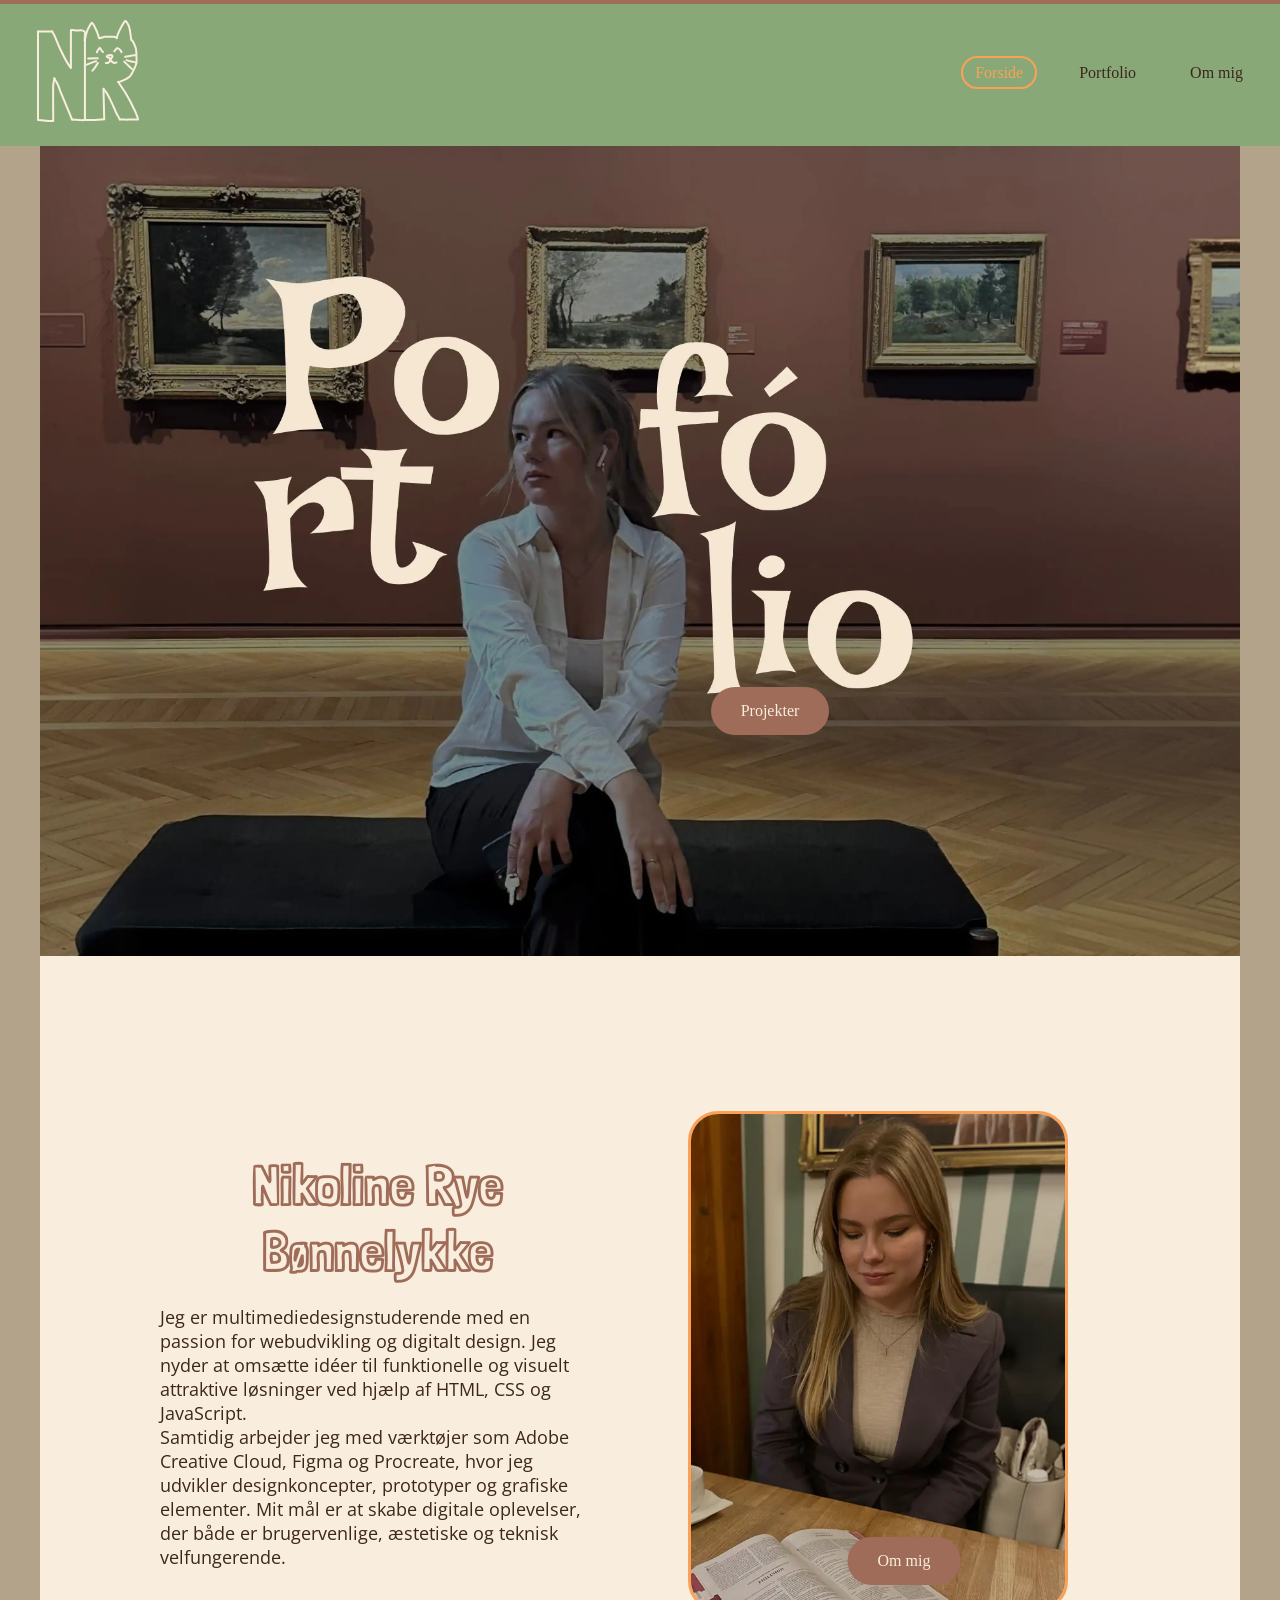
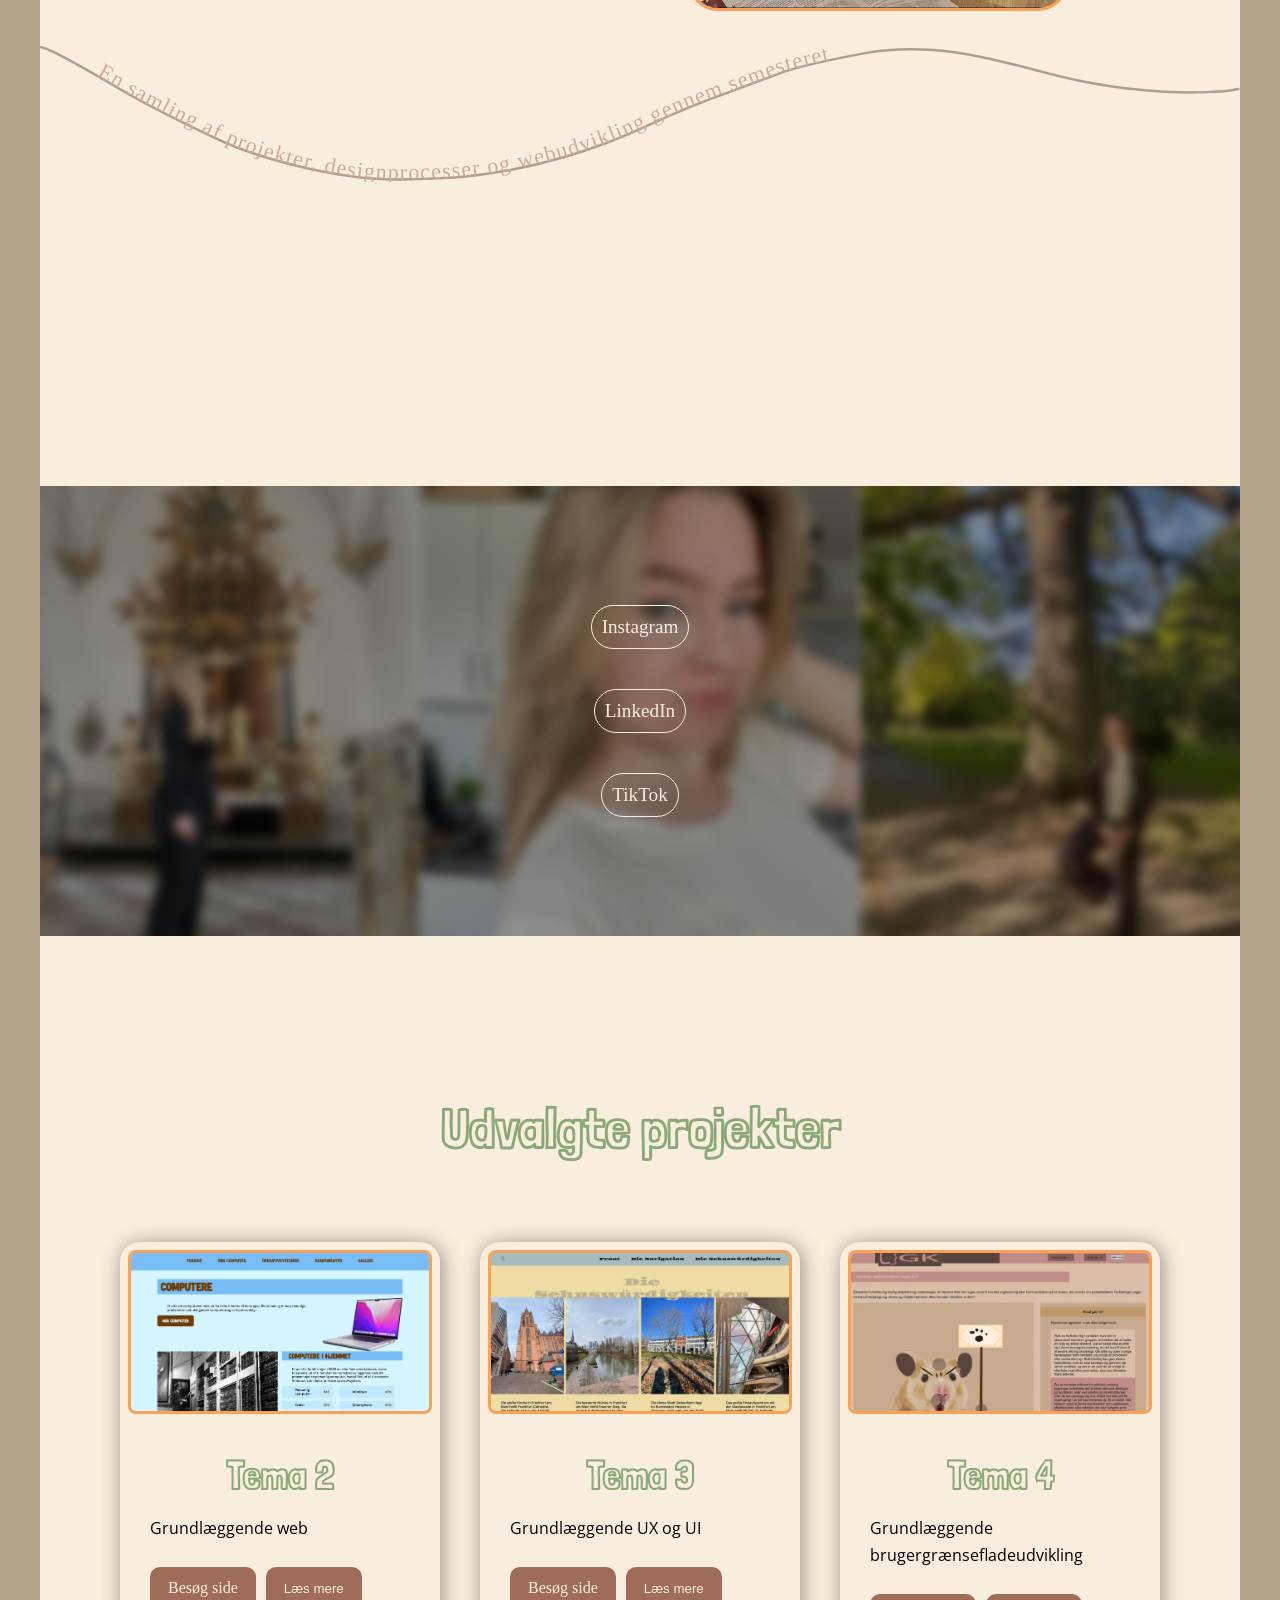
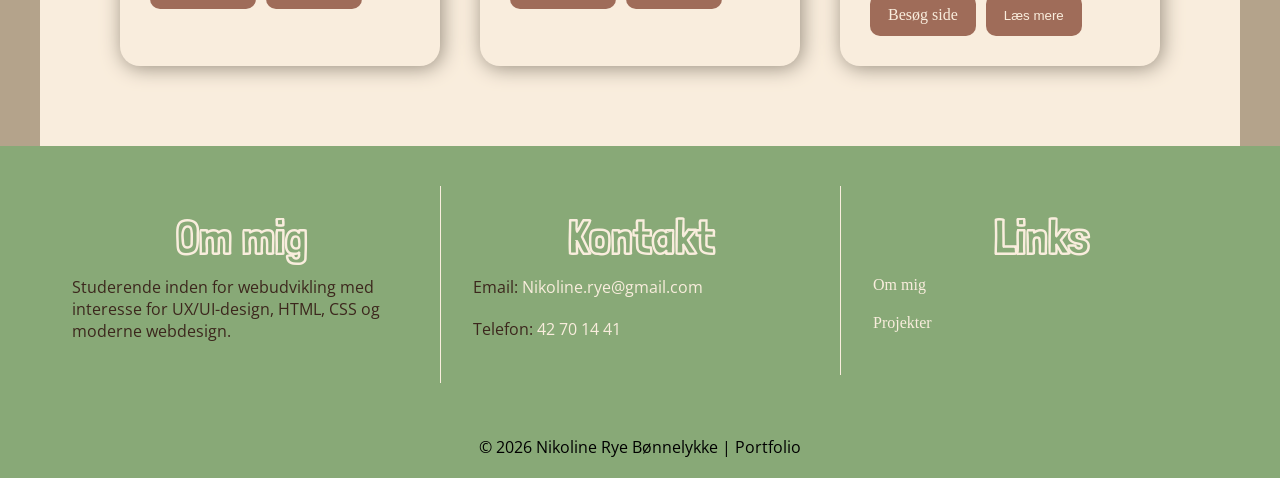
<file: index.html>
<!DOCTYPE html>
<html lang="da">

<head>
    <meta charset="UTF-8">
    <meta name="viewport" content="width=device-width, initial-scale=1.0">
    <meta name="roberts" content="noindex">
    <meta name="description"
        content="Portefølje af Nikoline Rye B. Se mine projekter og designprocesser inden for webudvikling og digitalt design fra dette semester.">

    <title>Portfolio</title>

    <!-- Google Fonts -->
    <link rel="preconnect" href="https://fonts.googleapis.com">
    <link rel="preconnect" href="https://fonts.gstatic.com" crossorigin>
    <link href="https://fonts.googleapis.com/css2?family=Londrina+Outline&display=swap" rel="stylesheet">

    <link rel="preconnect" href="https://fonts.googleapis.com">
    <link rel="preconnect" href="https://fonts.gstatic.com" crossorigin>
    <link href="https://fonts.googleapis.com/css2?family=Open+Sans:ital,wght@0,300..800;1,300..800&display=swap"
        rel="stylesheet">


    <link rel="stylesheet" href="general.css">
    <link rel="stylesheet" href="style.css">
    <link rel="stylesheet" href="burger.css">
    <link rel="icon" type="image/webp" href="img/kat.webp">
</head>

<body>

    <header class="header">
        <nav class="nav">

            <div class="logo">
                <a href="index.html" aria-label="Gå til forsiden">
                    <svg width="102" height="102" viewBox="0 0 102 102" fill="none" xmlns="http://www.w3.org/2000/svg">
                        <path
                            d="M47.743 20.4476C48.2654 17.8865 49.8294 11.5386 50.7818 9.41805C51.9272 6.86784 53.0078 5.27004 54.1107 3.52959C54.3665 3.12595 54.4786 2.6757 54.7158 2.72143C56.5408 3.07322 57.4393 6.74549 59.3494 10.3191C59.7874 11.2661 60.0985 12.0972 60.5084 13.2928C60.9184 14.4884 61.4176 16.0234 62.1083 18.2194"
                            stroke="black" stroke-width="2" stroke-linecap="round" />
                        <path
                            d="M79.7541 18.2272C79.7884 17.4957 80.3006 14.8927 83.6656 8.12548C85.6965 4.04099 87.279 1.89486 87.7154 1.31406C88.8846 -0.242323 91.171 4.39378 91.9729 6.33094C92.5086 8.25296 93.4986 13.5313 93.9324 17.5037C93.9902 18.0747 94.0758 18.5341 94.2449 19.6762"
                            stroke="black" stroke-width="2" stroke-linecap="round" />
                        <path
                            d="M62.7133 18.2374C63.2188 18.1965 65.4082 17.5014 67.4891 16.8538C68.5334 16.7191 71.7928 16.6357 76.152 16.6868C77.8124 16.7724 78.3528 16.9789 79.6752 17.6877"
                            stroke="black" stroke-width="2" stroke-linecap="round" />
                        <path
                            d="M59.8464 32.3791C59.9934 31.9719 60.92 29.8873 62.2 28.3825C62.4648 28.0711 62.855 28.0813 63.1068 28.229C63.5173 28.7649 64.0916 29.7858 64.8603 30.8508C65.2183 31.2948 65.511 31.543 66.0752 31.962"
                            stroke="black" stroke-width="2" stroke-linecap="round" />
                        <path
                            d="M77.371 31.3162C77.6366 30.8093 78.8972 29.0899 80.2255 28.1293C81.7378 28.5016 82.8919 29.5959 83.3498 30.1782C83.5824 30.5033 83.8154 30.8885 84.5606 32.127"
                            stroke="black" stroke-width="2" stroke-linecap="round" />
                        <path
                            d="M72.6214 35.3517C71.8915 35.3517 70.2428 35.5535 69.8887 36.0146C68.9917 37.1825 72.1832 37.758 73.3742 38.5547C73.9498 38.9397 74.6318 37.8688 75.146 37.2548C75.4023 36.9487 75.5307 36.511 75.4915 36.1529C75.4524 35.7948 75.2116 35.4931 74.9157 35.301C74.6198 35.1089 74.2762 35.0354 73.9028 34.9974C73.5294 34.9593 73.1365 34.959 72.6122 35.4323"
                            stroke="black" stroke-width="2" stroke-linecap="round" />
                        <path
                            d="M73.0412 38.409C73.0412 38.4423 73.0412 39.5469 72.8742 41.2879C72.3733 42.1281 71.5644 42.572 70.6026 42.9562C70.1056 43.0889 69.5905 43.0952 68.8333 42.9515"
                            stroke="black" stroke-width="2" stroke-linecap="round" />
                        <path
                            d="M73.7161 39.1191C73.7161 39.0873 73.7381 39.5462 73.8936 40.4165C74.7982 41.7 75.6693 42.4803 76.5636 42.8235C77.1447 42.953 77.9839 42.9921 79.4726 42.5345"
                            stroke="black" stroke-width="2" stroke-linecap="round" />
                        <path
                            d="M60.7332 38.3691C60.7052 38.3691 60.6773 38.3691 59.1719 38.3691C57.6666 38.3691 54.6846 38.3691 51.1973 38.4569"
                            stroke="black" stroke-width="2" stroke-linecap="round" />
                        <path
                            d="M60.9309 42.9777C60.9186 42.9935 60.9062 43.0092 60.2696 43.9935C59.633 44.9777 58.3726 46.9301 57.4783 48.2267C56.5841 49.5233 56.0942 50.105 55.353 50.7194"
                            stroke="black" stroke-width="2" stroke-linecap="round" />
                        <path
                            d="M59.1865 41.2645C58.4813 41.4016 56.2572 41.9978 54.1227 42.9043C53.5823 43.1391 53.0716 43.347 52.537 43.5565C52.0024 43.766 51.4593 43.9707 49.7502 44.691"
                            stroke="black" stroke-width="2" stroke-linecap="round" />
                        <path
                            d="M87.2613 41.6645C87.2836 41.6859 87.3059 41.7073 88.5077 42.8596C89.7094 44.0119 92.0898 46.2944 94.8691 48.9715"
                            stroke="black" stroke-width="2" stroke-linecap="round" />
                        <path
                            d="M88.1552 36.8572C88.1782 36.8554 88.2012 36.8535 89.4942 36.5865C90.7872 36.3195 93.3494 35.7873 95.1126 35.4965C96.8758 35.2058 97.7623 35.1725 98.9396 35.3825"
                            stroke="black" stroke-width="2" stroke-linecap="round" />
                        <path
                            d="M89.5033 40.1701C90.1836 40.4428 92.3863 41.1562 94.6163 41.5409C95.1828 41.6336 95.7133 41.7337 96.2657 41.8458C96.8182 41.9579 97.3765 42.079 99.1602 42.392"
                            stroke="black" stroke-width="2" stroke-linecap="round" />
                        <path
                            d="M94.5911 20.0082C94.7832 20.2733 95.4788 21.084 96.0089 21.8721C96.9951 23.3382 97.9361 25.9616 98.6175 27.5675C99.1456 28.8124 99.1609 29.8974 99.2643 31.7129C99.3193 32.6779 99.3491 33.4874 99.4397 35.2743C99.6452 39.3233 99.6269 42.2758 99.4338 43.1192C99.1086 44.54 98.4333 46.1873 97.6542 47.9306C95.7744 52.1366 94.2391 54.6142 93.3745 55.8381C92.5254 57.0402 90.4363 58.2704 87.6967 59.7376C86.4171 60.4228 84.8214 61.0346 82.9376 61.6625C82.529 61.7798 82.2592 61.8419 82.0219 61.8919C81.7847 61.942 81.5881 61.9781 81.2008 61.7736"
                            stroke="black" stroke-width="2" stroke-linecap="round" />
                        <path
                            d="M81.2008 61.7736C81.4372 62.1559 82.318 63.4087 84.4154 66.8287C85.8238 69.1253 86.9377 70.5325 87.6017 71.5819C88.7872 73.4555 90.1867 76.0827 91.5431 78.26C92.7767 80.2403 93.6451 81.8218 95.892 86.7642C97.0842 89.3864 97.9253 90.652 98.4513 91.9224C98.9162 93.0455 99.316 94.2668 99.9116 95.6708C100.242 96.5359 100.513 97.2907 100.705 97.8996C100.796 98.2143 100.872 98.5405 100.814 98.6462"
                            stroke="black" stroke-width="2" stroke-linecap="round" />
                        <path
                            d="M101 99.5663C100.986 99.5663 99.5684 99.5663 96.0524 99.5871C91.1901 99.6158 88.151 99.6639 87.728 99.6212C87.5039 99.6067 87.2605 99.6067 86.438 99.5973C85.6154 99.5879 84.2209 99.5691 82.7842 99.5498"
                            stroke="black" stroke-width="2" stroke-linecap="round" />
                        <path
                            d="M82.7843 99.5497C82.6888 99.2136 82.0413 97.926 81.4699 96.8839C80.9335 95.9053 80.4667 95.1898 79.8066 94.0141C79.1233 92.7972 78.6666 91.4727 78.0582 90.0619C77.4885 88.7408 76.2832 86.2679 74.1924 81.6707C71.3108 75.3348 70.4522 74.3697 69.5533 72.8824C68.7202 71.504 68.1118 70.7463 67.5437 70.0611C67.4129 69.8854 67.2825 69.6868 67.1417 69.507C67.0008 69.3272 66.8535 69.1723 66.5505 68.8604"
                            stroke="black" stroke-width="2" stroke-linecap="round" />
                        <path
                            d="M66.5505 68.8604C66.5505 68.9032 66.5505 68.9459 66.5505 69.666C66.5505 70.386 66.5505 71.782 66.6571 76.779C66.7636 81.776 66.9767 90.3317 67.1962 99.1466"
                            stroke="black" stroke-width="2" stroke-linecap="round" />
                        <path
                            d="M67.196 99.1466C66.644 99.1466 64.3511 99.3197 60.5774 99.783C58.5072 100.037 54.8881 100.023 52.8059 100.058C49.6342 99.9647 48.6809 99.9072 47.7152 99.9412C47.3282 99.9753 47.1505 100.043 46.9674 100.114"
                            stroke="black" stroke-width="2" stroke-linecap="round" />
                        <path
                            d="M47.7761 20.407C47.7773 19.4433 47.9139 16.4082 48.0079 13.0847C48.0287 12.3516 47.9168 11.909 47.6479 11.6364C45.1286 9.08231 40.425 11.0571 38.7439 10.4407C37.3849 10.2457 36.4076 10.1015 35.6185 10.0839C35.1597 10.0671 34.5823 10.0345 33.9875 10.001"
                            stroke="black" stroke-width="2" stroke-linecap="round" />
                        <path
                            d="M33.9089 11.4061C33.9089 11.4329 33.9089 11.4596 33.9089 15.3787C33.9089 19.2978 33.9089 27.1083 33.9089 33.1165C33.9089 39.1247 33.9089 43.0939 33.9089 47.8272"
                            stroke="black" stroke-width="2" stroke-linecap="round" />
                        <path
                            d="M33.7202 47.8272C33.4869 47.4317 32.1254 45.5249 30.8996 43.6488C29.3966 41.3487 28.0808 39.4563 22.6389 27.7447C20.5064 23.1553 19.2794 19.7677 18.0548 16.9402C17.3777 15.3559 16.6126 13.8063 15.7485 12.4128C15.512 12.0906 15.2711 11.7535 15.023 11.4061"
                            stroke="black" stroke-width="2" stroke-linecap="round" />
                        <path
                            d="M15.0229 11.4061C14.3386 11.4061 12.3449 11.4061 10.5471 11.4061C8.01561 11.4061 5.59524 11.4061 3.63404 11.4061C2.98414 11.4061 2.00688 11.4061 1 11.4061"
                            stroke="black" stroke-width="2" stroke-linecap="round" />
                        <path
                            d="M16.2392 100.967C16.2392 100.954 16.2392 100.941 16.2203 97.6074C16.2014 94.274 16.1636 87.6204 16.1326 81.8109C16.0762 71.2379 16.1045 65.9916 16.2202 65.1448C16.5669 62.7156 16.9035 60.8662 17.1717 59.4018C17.2379 59.0431 17.2925 58.7084 17.3487 58.3637"
                            stroke="black" stroke-width="2" stroke-linecap="round" />
                        <path
                            d="M17.3493 58.3637C17.5695 58.8855 18.4514 60.4311 19.7703 62.4567C21.575 65.2282 22.5056 69.3443 23.7461 72.3251C25.2889 76.0324 28.0152 82.428 29.3134 85.7323C30.0079 87.5 32.0991 92.1945 33.641 96.1512C33.9026 96.9931 34.1837 97.7074 34.5433 98.4411C34.72 98.7977 34.8851 99.1227 35.1625 99.5923"
                            stroke="black" stroke-width="2" stroke-linecap="round" />
                        <path
                            d="M35.1618 99.5923C36.8162 99.5923 40.8497 99.7128 42.2556 99.9621C42.6271 100.024 43.0367 100.082 44.0128 100.126C44.9889 100.171 46.5191 100.199 48.732 99.8453"
                            stroke="black" stroke-width="2" stroke-linecap="round" />
                        <path
                            d="M47.9393 16.4507C47.9393 16.4837 47.9393 16.5167 47.9393 17.819C47.9393 19.1212 47.9393 21.6918 47.9393 35.0721C47.9393 48.4524 47.9393 72.5645 47.9393 85.3489C47.9393 98.1333 47.9393 98.8592 47.9393 99.6989"
                            stroke="black" stroke-width="2" stroke-linecap="round" />
                        <path
                            d="M1 11.4061C1 13.2255 1 18.3297 1 21.0145C1 24.4523 1 29.2544 1 39.3763C1 52.3874 1 61.6645 1 64.3605C1 72.3673 1 86.6126 1 94.8205C1 95.9642 1 97.2751 1 99.8574"
                            stroke="black" stroke-width="2" stroke-linecap="round" />
                        <path
                            d="M34.0602 10.1263C34.0602 10.1304 34.0602 10.1345 34.0601 10.2743C34.06 10.4141 34.0598 10.6894 34.0127 11.2445"
                            stroke="black" stroke-width="2" stroke-linecap="round" />
                        <path
                            d="M1.19446 100.014C1.68259 100.014 2.93732 100.082 3.76435 100.154C4.28946 100.2 6.39278 100.364 9.23422 100.638C10.7591 100.785 11.311 100.841 11.8536 100.918C12.126 100.954 12.4273 100.977 13.1466 100.991C13.705 101 14.6563 101.011 15.8647 100.976"
                            stroke="black" stroke-width="2" stroke-linecap="round" />
                    </svg>

                </a>
            </div>

            <!-- BURGER MENU -->
            <button class="burger" aria-label="Åbn menu">
                <span class="line"></span>
                <span class="line"></span>
                <span class="line"></span>
            </button>

            <!-- MENU -->
            <ul class="nav-links">
                <li><a href="index.html" class="active">Forside</a></li>

                <li class="dropdown">
                    <a href="projekter.html">Portfolio</a>

                    <ul class="dropdown-menu">
                        <!-- Temaer -->
                        <li class="desktop-only"><a href="tema1.html">Tema 1</a></li>
                        <li class="desktop-only"><a href="tema2.html">Tema 2</a></li>
                        <li class="desktop-only"><a href="tema3.html">Tema 3</a></li>
                        <li class="desktop-only"><a href="tema4.html">Tema 4</a></li>
                        <li class="desktop-only"><a href="tema5.html">Tema 5</a></li>
                        <li class="desktop-only"><a href="tema6.html">Tema 6</a></li>
                    </ul>
                </li>

                <li><a href="om-mig.html">Om mig</a></li>
            </ul>
        </nav>
    </header>

    <main>
        <!-- svg baggrund -->
        <svg class="bg-svg" viewBox="0 0 983 111" xmlns="http://www.w3.org/2000/svg">
            <path id="wavePath"
                d="M1.00006 1.00006C3.34158 1.23036 11.6692 3.46858 70.2416 38.0543C86.5175 47.6649 109.348 59.1255 143.111 75.3058C166.224 86.3818 188.172 93.1752 217.682 99.901C254.898 108.383 279.151 109.563 295.334 109.347C308.74 109.168 332.693 108.8 357.549 105.851C382.404 102.903 407.436 97.3725 429.006 91.1258C468.264 79.7564 489.834 68.9874 503.787 62.4549C529.172 50.57 552.145 42.0839 566.67 36.8852C583.672 30.7995 597.76 25.3286 606.938 22.0343C614.991 19.1441 638.538 12.7544 677.187 5.66836C695.878 2.24143 713.034 2.20875 729.018 3.10665C759.463 4.81684 790.869 13.3825 819.695 20.8363C839.127 25.861 861.868 31.8815 898.694 35.7032C946.394 40.6535 976.502 36.456 981.711 35.2134"
                fill="none" stroke="#6B4F3B" stroke-width="2" stroke-linecap="round" />
            <text>
                <textPath href="#wavePath" startOffset="5%">
                    En samling af projekter, designprocesser og webudvikling gennem semesteret
                </textPath>
            </text>
        </svg>
        <!-- front - top -->
        <div class="hero">
            <a href="projekter.html" class="hero-btn">
                Projekter
            </a>
        </div>



        <!-- info -->
        <section class="info-section">

            <div class="info-left">
                <h1 class="info-title">
                    Nikoline Rye<br>
                    Bønnelykke
                </h1>

                <p class="info-text">
                    Jeg er multimediedesignstuderende med en passion for webudvikling og digitalt design. Jeg nyder at
                    omsætte idéer til
                    funktionelle og visuelt attraktive løsninger ved hjælp af HTML, CSS og JavaScript. <br>
                    Samtidig arbejder jeg med værktøjer som Adobe Creative Cloud, Figma og Procreate, hvor jeg udvikler
                    designkoncepter,
                    prototyper og grafiske elementer. Mit mål er at skabe digitale oplevelser, der både er
                    brugervenlige, æstetiske og
                    teknisk velfungerende.
                </p>
            </div>

            <div class="info-right">
                <img src="img/img-mig-forside1.webp" alt="Portræt af mig">

                <a href="om-mig.html" class="info-btn">
                    Om mig
                </a>
            </div>

        </section>

        <div class="image-section">

            <div class="social-overlay">

                <a href="https://www.instagram.com/niko_rye/" target="_blank">Instagram</a>
                <a href="https://www.linkedin.com/in/nikoline-rye-b%C3%B8nnelykke-208740219/"
                    target="_blank">LinkedIn</a>
                <a href="https://www.tiktok.com/@niko_ryeb" target="_blank">TikTok</a>

            </div>

        </div>

        <!-- Projekter -->
        <section id="projekter" class="projects-section">

            <h2>Udvalgte projekter</h2>

            <div class="cards">
                <!-- Card 1 -->
                <div class="card">

                    <div class="img">
                        <img src="img/website01.webp" alt="website01">
                    </div>

                    <div class="card-content">

                        <h3>Tema 2</h3>

                        <p>
                            Grundlæggende web
                        </p>

                        <div class="buttons">

                            <a href="https://nikorye.github.io/website01/" target="website01">
                                Besøg side
                            </a>

                            <button onclick="openPopup('popup3')">
                                Læs mere
                            </button>

                        </div>

                    </div>

                </div>
                <!-- Card 2 -->
                <div class="card">
                    <div class="img">
                        <img src="img/tysklands-site.webp" alt="tysklands site">
                    </div>
                    <div class="card-content">
                        <h3>Tema 3</h3>
                        <p>
                            Grundlæggende UX og UI
                        </p>
                        <div class="buttons">
                            <a href="https://nikorye.github.io/tysk-web/" target="tysklands site">
                                Besøg side
                            </a>
                            <button onclick="openPopup('popup2')">
                                Læs mere
                            </button>

                        </div>

                    </div>

                </div>
                <!-- Card 3 -->
                <div class="card">
                    <div class="img">
                        <img src="img/Emergency-site.webp" alt="Emergencysite">
                    </div>

                    <div class="card-content">
                        <h3>Tema 4</h3>
                        <p>
                            Grundlæggende brugergrænsefladeudvikling
                        </p>

                        <div class="buttons">
                            <a href="https://nikorye.github.io/Emergencysite/" target="emergency site">
                                Besøg side
                            </a>

                            <button onclick="openPopup('popup1')">
                                Læs mere
                            </button>
                        </div>
                    </div>
                </div>
            </div>

            <!-- POPUPS -->

            <div id="popup3" class="popup">

                <div class="popup-content">

                    <span class="close" onclick="closePopup('popup3')">
                        &times;
                    </span>

                    <h2>Tema 2</h2>

                    <p>
                        I temaet Grundlæggende Web opnåede jeg en grundlæggende forståelse for webudvikling og digitalt
                        design. Jeg lærte at
                        opbygge responsive hjemmesider med HTML og CSS samt at arbejde med semantisk kode, CSS Grid og
                        media queries. Derudover
                        arbejdede jeg med designprocesser i Figma, wireframes, typografi og layoutdiagrammer til web.
                        Temaet gav mig et
                        fundament inden for både frontend-udvikling og design af digitale brugergrænseflader.

                    </p>
                    <a href="tema2.html" class="popup-btn">
                        Se hele temaet
                    </a>
                </div>

            </div>
            <div id="popup2" class="popup">

                <div class="popup-content">

                    <span class="close" onclick="closePopup('popup2')">
                        &times;
                    </span>

                    <h2>Tema 3</h2>

                    <p>
                        I temaet Grundlæggende UX/UI lærte jeg at arbejde med brugeroplevelse og design af digitale
                        brugergrænseflader. Jeg
                        arbejdede med research, ideudvikling, wireframes, moodboards og prototyper i Figma. Derudover
                        lærte jeg at
                        teste og forbedre digitale løsninger gennem brugertests og analyser for at skabe mere
                        brugervenlige designs.
                        <br>
                        Jeg udviklede også et website med HTML, CSS og JavaScript på baggrund af mine designprototyper
                        og fik erfaring med hele
                        designprocessen fra research og idé til færdig løsning. Temaet gav mig en forståelse for,
                        hvordan brugerindsigter kan
                        anvendes til at skabe funktionelle og intuitive digitale oplevelser.

                    </p>
                    <a href="tema3.html" class="popup-btn">
                        Se hele temaet
                    </a>
                </div>

            </div>
            <div id="popup1" class="popup">

                <div class="popup-content">

                    <span class="close" onclick="closePopup('popup1')">
                        &times;
                    </span>

                    <h2>Tema 4</h2>

                    <p>
                        I temaet Grundlæggende brugergrænsefladeudvikling lærte jeg at videreudvikle og optimere
                        digitale brugergrænseflader på
                        baggrund af et eksisterende kildeunderlag. Jeg arbejdede i dybden med designprocessen fra de
                        indledende idé- og
                        skitseringsteknikker til den visuelle dokumentation i form af moodboards, layout-skitser og
                        Style Tiles. Med værktøjer
                        som Adobe Illustrator fik jeg erfaring med at designe visuelle koncepter, UI-elementer og
                        figur-elementer i det digitale
                        SVG-vektorformat.
                    </p>
                    <a href="tema4.html" class="popup-btn">
                        Se hele temaet
                    </a>
                </div>

            </div>
        </section>
    </main>
    <footer class="footer">
        <div class="footer-content">

            <div class="footer-section">
                <h3>Om mig</h3>
                <p>
                    Studerende inden for webudvikling med interesse for
                    UX/UI-design, HTML, CSS og moderne webdesign.
                </p>
            </div>

            <div class="footer-section">
                <h3>Kontakt</h3>
                <p>Email:
                    <a href="mailto:Nikoline.rye@gmail.com">
                        Nikoline.rye@gmail.com
                    </a>
                </p>
                <p>
                    Telefon:
                    <a href="tel:+4542701441">42 70 14 41</a>
                </p>
            </div>

            <div class="footer-section">
                <h3>Links</h3>
                <ul>
                    <li><a href="om-mig.html">Om mig</a></li>
                    <li><a href="projekter.html">Projekter</a></li>
                </ul>
            </div>

        </div>

        <div class="footer-bottom">
            <p>&copy; 2026 Nikoline Rye Bønnelykke | Portfolio</p>
        </div>
    </footer>
    <script src="script.js"></script>

</body>

</html>
</file>
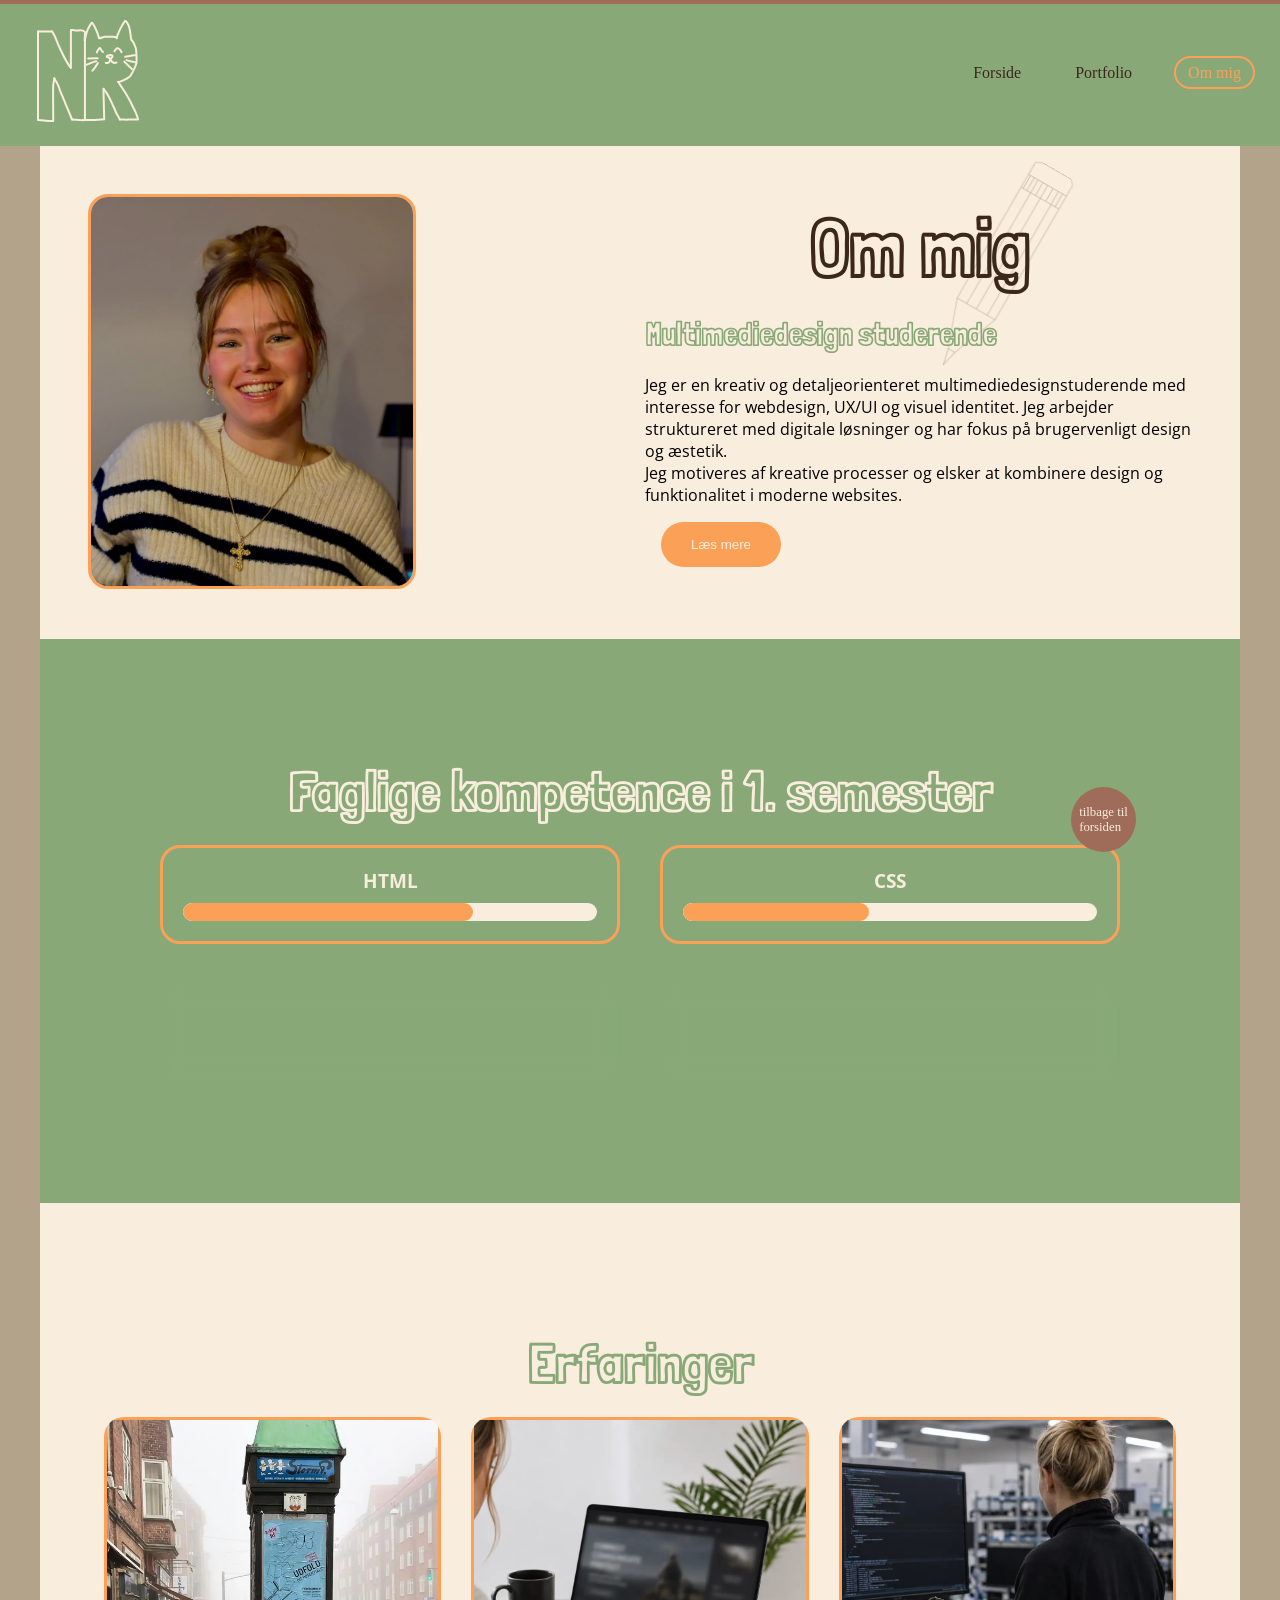
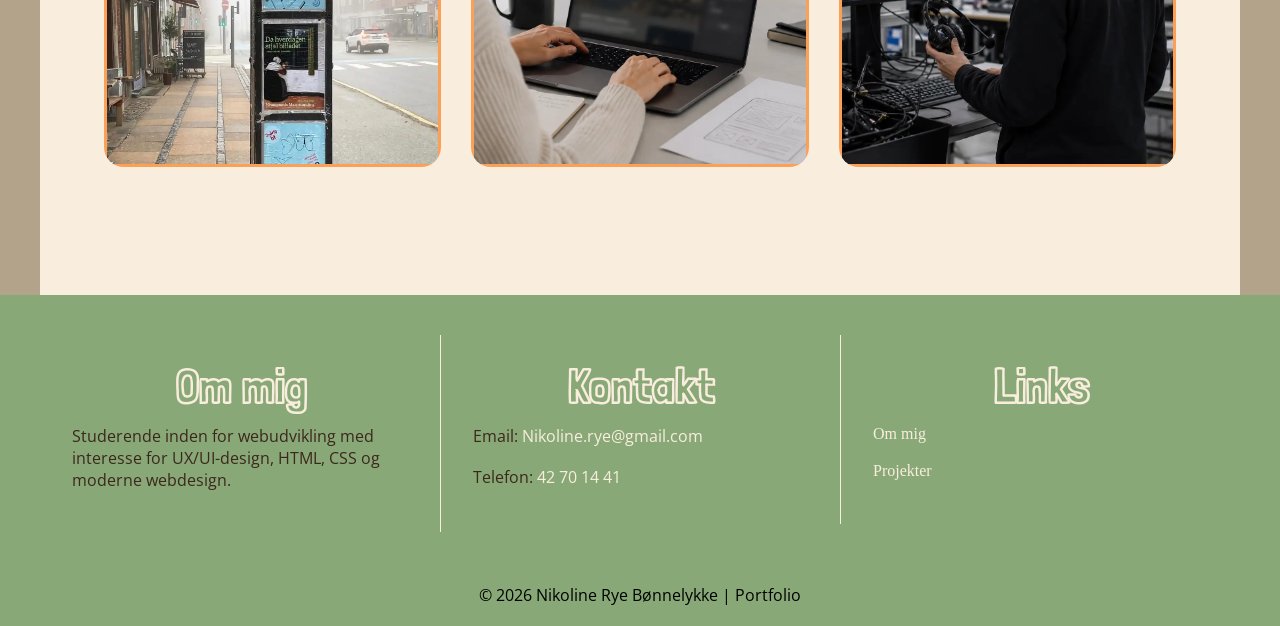
<file: om-mig.html>
<!DOCTYPE html>
<html lang="da">

<head>
    <meta charset="UTF-8">
    <meta name="viewport" content="width=device-width, initial-scale=1.0">
    <meta name="roberts" content="noindex">
    <meta name="description"
        content="Portefølje af Nikoline Rye B. Se mine projekter og designprocesser inden for webudvikling og digitalt design fra dette semester.">

    <title>Portfolio</title>

    <!-- Google Fonts -->
    <link rel="preconnect" href="https://fonts.googleapis.com">
    <link rel="preconnect" href="https://fonts.gstatic.com" crossorigin>
    <link href="https://fonts.googleapis.com/css2?family=Londrina+Outline&display=swap" rel="stylesheet">

    <link rel="preconnect" href="https://fonts.googleapis.com">
    <link rel="preconnect" href="https://fonts.gstatic.com" crossorigin>
    <link href="https://fonts.googleapis.com/css2?family=Open+Sans:ital,wght@0,300..800;1,300..800&display=swap"
        rel="stylesheet">


    <link rel="stylesheet" href="general.css">
    <link rel="stylesheet" href="style.css">
    <link rel="stylesheet" href="burger.css">
    <link rel="stylesheet" href="ommig.css">
    <link rel="icon" type="image/webp" href="img/kat.webp">
</head>

<body>


    <header class="header">
        <nav class="nav">
            <div class="logo">
                <a href="index.html" aria-label="Gå til forsiden">
                    <svg width="102" height="102" viewBox="0 0 102 102" fill="none" xmlns="http://www.w3.org/2000/svg">
                        <path
                            d="M47.743 20.4476C48.2654 17.8865 49.8294 11.5386 50.7818 9.41805C51.9272 6.86784 53.0078 5.27004 54.1107 3.52959C54.3665 3.12595 54.4786 2.6757 54.7158 2.72143C56.5408 3.07322 57.4393 6.74549 59.3494 10.3191C59.7874 11.2661 60.0985 12.0972 60.5084 13.2928C60.9184 14.4884 61.4176 16.0234 62.1083 18.2194"
                            stroke="black" stroke-width="2" stroke-linecap="round" />
                        <path
                            d="M79.7541 18.2272C79.7884 17.4957 80.3006 14.8927 83.6656 8.12548C85.6965 4.04099 87.279 1.89486 87.7154 1.31406C88.8846 -0.242323 91.171 4.39378 91.9729 6.33094C92.5086 8.25296 93.4986 13.5313 93.9324 17.5037C93.9902 18.0747 94.0758 18.5341 94.2449 19.6762"
                            stroke="black" stroke-width="2" stroke-linecap="round" />
                        <path
                            d="M62.7133 18.2374C63.2188 18.1965 65.4082 17.5014 67.4891 16.8538C68.5334 16.7191 71.7928 16.6357 76.152 16.6868C77.8124 16.7724 78.3528 16.9789 79.6752 17.6877"
                            stroke="black" stroke-width="2" stroke-linecap="round" />
                        <path
                            d="M59.8464 32.3791C59.9934 31.9719 60.92 29.8873 62.2 28.3825C62.4648 28.0711 62.855 28.0813 63.1068 28.229C63.5173 28.7649 64.0916 29.7858 64.8603 30.8508C65.2183 31.2948 65.511 31.543 66.0752 31.962"
                            stroke="black" stroke-width="2" stroke-linecap="round" />
                        <path
                            d="M77.371 31.3162C77.6366 30.8093 78.8972 29.0899 80.2255 28.1293C81.7378 28.5016 82.8919 29.5959 83.3498 30.1782C83.5824 30.5033 83.8154 30.8885 84.5606 32.127"
                            stroke="black" stroke-width="2" stroke-linecap="round" />
                        <path
                            d="M72.6214 35.3517C71.8915 35.3517 70.2428 35.5535 69.8887 36.0146C68.9917 37.1825 72.1832 37.758 73.3742 38.5547C73.9498 38.9397 74.6318 37.8688 75.146 37.2548C75.4023 36.9487 75.5307 36.511 75.4915 36.1529C75.4524 35.7948 75.2116 35.4931 74.9157 35.301C74.6198 35.1089 74.2762 35.0354 73.9028 34.9974C73.5294 34.9593 73.1365 34.959 72.6122 35.4323"
                            stroke="black" stroke-width="2" stroke-linecap="round" />
                        <path
                            d="M73.0412 38.409C73.0412 38.4423 73.0412 39.5469 72.8742 41.2879C72.3733 42.1281 71.5644 42.572 70.6026 42.9562C70.1056 43.0889 69.5905 43.0952 68.8333 42.9515"
                            stroke="black" stroke-width="2" stroke-linecap="round" />
                        <path
                            d="M73.7161 39.1191C73.7161 39.0873 73.7381 39.5462 73.8936 40.4165C74.7982 41.7 75.6693 42.4803 76.5636 42.8235C77.1447 42.953 77.9839 42.9921 79.4726 42.5345"
                            stroke="black" stroke-width="2" stroke-linecap="round" />
                        <path
                            d="M60.7332 38.3691C60.7052 38.3691 60.6773 38.3691 59.1719 38.3691C57.6666 38.3691 54.6846 38.3691 51.1973 38.4569"
                            stroke="black" stroke-width="2" stroke-linecap="round" />
                        <path
                            d="M60.9309 42.9777C60.9186 42.9935 60.9062 43.0092 60.2696 43.9935C59.633 44.9777 58.3726 46.9301 57.4783 48.2267C56.5841 49.5233 56.0942 50.105 55.353 50.7194"
                            stroke="black" stroke-width="2" stroke-linecap="round" />
                        <path
                            d="M59.1865 41.2645C58.4813 41.4016 56.2572 41.9978 54.1227 42.9043C53.5823 43.1391 53.0716 43.347 52.537 43.5565C52.0024 43.766 51.4593 43.9707 49.7502 44.691"
                            stroke="black" stroke-width="2" stroke-linecap="round" />
                        <path
                            d="M87.2613 41.6645C87.2836 41.6859 87.3059 41.7073 88.5077 42.8596C89.7094 44.0119 92.0898 46.2944 94.8691 48.9715"
                            stroke="black" stroke-width="2" stroke-linecap="round" />
                        <path
                            d="M88.1552 36.8572C88.1782 36.8554 88.2012 36.8535 89.4942 36.5865C90.7872 36.3195 93.3494 35.7873 95.1126 35.4965C96.8758 35.2058 97.7623 35.1725 98.9396 35.3825"
                            stroke="black" stroke-width="2" stroke-linecap="round" />
                        <path
                            d="M89.5033 40.1701C90.1836 40.4428 92.3863 41.1562 94.6163 41.5409C95.1828 41.6336 95.7133 41.7337 96.2657 41.8458C96.8182 41.9579 97.3765 42.079 99.1602 42.392"
                            stroke="black" stroke-width="2" stroke-linecap="round" />
                        <path
                            d="M94.5911 20.0082C94.7832 20.2733 95.4788 21.084 96.0089 21.8721C96.9951 23.3382 97.9361 25.9616 98.6175 27.5675C99.1456 28.8124 99.1609 29.8974 99.2643 31.7129C99.3193 32.6779 99.3491 33.4874 99.4397 35.2743C99.6452 39.3233 99.6269 42.2758 99.4338 43.1192C99.1086 44.54 98.4333 46.1873 97.6542 47.9306C95.7744 52.1366 94.2391 54.6142 93.3745 55.8381C92.5254 57.0402 90.4363 58.2704 87.6967 59.7376C86.4171 60.4228 84.8214 61.0346 82.9376 61.6625C82.529 61.7798 82.2592 61.8419 82.0219 61.8919C81.7847 61.942 81.5881 61.9781 81.2008 61.7736"
                            stroke="black" stroke-width="2" stroke-linecap="round" />
                        <path
                            d="M81.2008 61.7736C81.4372 62.1559 82.318 63.4087 84.4154 66.8287C85.8238 69.1253 86.9377 70.5325 87.6017 71.5819C88.7872 73.4555 90.1867 76.0827 91.5431 78.26C92.7767 80.2403 93.6451 81.8218 95.892 86.7642C97.0842 89.3864 97.9253 90.652 98.4513 91.9224C98.9162 93.0455 99.316 94.2668 99.9116 95.6708C100.242 96.5359 100.513 97.2907 100.705 97.8996C100.796 98.2143 100.872 98.5405 100.814 98.6462"
                            stroke="black" stroke-width="2" stroke-linecap="round" />
                        <path
                            d="M101 99.5663C100.986 99.5663 99.5684 99.5663 96.0524 99.5871C91.1901 99.6158 88.151 99.6639 87.728 99.6212C87.5039 99.6067 87.2605 99.6067 86.438 99.5973C85.6154 99.5879 84.2209 99.5691 82.7842 99.5498"
                            stroke="black" stroke-width="2" stroke-linecap="round" />
                        <path
                            d="M82.7843 99.5497C82.6888 99.2136 82.0413 97.926 81.4699 96.8839C80.9335 95.9053 80.4667 95.1898 79.8066 94.0141C79.1233 92.7972 78.6666 91.4727 78.0582 90.0619C77.4885 88.7408 76.2832 86.2679 74.1924 81.6707C71.3108 75.3348 70.4522 74.3697 69.5533 72.8824C68.7202 71.504 68.1118 70.7463 67.5437 70.0611C67.4129 69.8854 67.2825 69.6868 67.1417 69.507C67.0008 69.3272 66.8535 69.1723 66.5505 68.8604"
                            stroke="black" stroke-width="2" stroke-linecap="round" />
                        <path
                            d="M66.5505 68.8604C66.5505 68.9032 66.5505 68.9459 66.5505 69.666C66.5505 70.386 66.5505 71.782 66.6571 76.779C66.7636 81.776 66.9767 90.3317 67.1962 99.1466"
                            stroke="black" stroke-width="2" stroke-linecap="round" />
                        <path
                            d="M67.196 99.1466C66.644 99.1466 64.3511 99.3197 60.5774 99.783C58.5072 100.037 54.8881 100.023 52.8059 100.058C49.6342 99.9647 48.6809 99.9072 47.7152 99.9412C47.3282 99.9753 47.1505 100.043 46.9674 100.114"
                            stroke="black" stroke-width="2" stroke-linecap="round" />
                        <path
                            d="M47.7761 20.407C47.7773 19.4433 47.9139 16.4082 48.0079 13.0847C48.0287 12.3516 47.9168 11.909 47.6479 11.6364C45.1286 9.08231 40.425 11.0571 38.7439 10.4407C37.3849 10.2457 36.4076 10.1015 35.6185 10.0839C35.1597 10.0671 34.5823 10.0345 33.9875 10.001"
                            stroke="black" stroke-width="2" stroke-linecap="round" />
                        <path
                            d="M33.9089 11.4061C33.9089 11.4329 33.9089 11.4596 33.9089 15.3787C33.9089 19.2978 33.9089 27.1083 33.9089 33.1165C33.9089 39.1247 33.9089 43.0939 33.9089 47.8272"
                            stroke="black" stroke-width="2" stroke-linecap="round" />
                        <path
                            d="M33.7202 47.8272C33.4869 47.4317 32.1254 45.5249 30.8996 43.6488C29.3966 41.3487 28.0808 39.4563 22.6389 27.7447C20.5064 23.1553 19.2794 19.7677 18.0548 16.9402C17.3777 15.3559 16.6126 13.8063 15.7485 12.4128C15.512 12.0906 15.2711 11.7535 15.023 11.4061"
                            stroke="black" stroke-width="2" stroke-linecap="round" />
                        <path
                            d="M15.0229 11.4061C14.3386 11.4061 12.3449 11.4061 10.5471 11.4061C8.01561 11.4061 5.59524 11.4061 3.63404 11.4061C2.98414 11.4061 2.00688 11.4061 1 11.4061"
                            stroke="black" stroke-width="2" stroke-linecap="round" />
                        <path
                            d="M16.2392 100.967C16.2392 100.954 16.2392 100.941 16.2203 97.6074C16.2014 94.274 16.1636 87.6204 16.1326 81.8109C16.0762 71.2379 16.1045 65.9916 16.2202 65.1448C16.5669 62.7156 16.9035 60.8662 17.1717 59.4018C17.2379 59.0431 17.2925 58.7084 17.3487 58.3637"
                            stroke="black" stroke-width="2" stroke-linecap="round" />
                        <path
                            d="M17.3493 58.3637C17.5695 58.8855 18.4514 60.4311 19.7703 62.4567C21.575 65.2282 22.5056 69.3443 23.7461 72.3251C25.2889 76.0324 28.0152 82.428 29.3134 85.7323C30.0079 87.5 32.0991 92.1945 33.641 96.1512C33.9026 96.9931 34.1837 97.7074 34.5433 98.4411C34.72 98.7977 34.8851 99.1227 35.1625 99.5923"
                            stroke="black" stroke-width="2" stroke-linecap="round" />
                        <path
                            d="M35.1618 99.5923C36.8162 99.5923 40.8497 99.7128 42.2556 99.9621C42.6271 100.024 43.0367 100.082 44.0128 100.126C44.9889 100.171 46.5191 100.199 48.732 99.8453"
                            stroke="black" stroke-width="2" stroke-linecap="round" />
                        <path
                            d="M47.9393 16.4507C47.9393 16.4837 47.9393 16.5167 47.9393 17.819C47.9393 19.1212 47.9393 21.6918 47.9393 35.0721C47.9393 48.4524 47.9393 72.5645 47.9393 85.3489C47.9393 98.1333 47.9393 98.8592 47.9393 99.6989"
                            stroke="black" stroke-width="2" stroke-linecap="round" />
                        <path
                            d="M1 11.4061C1 13.2255 1 18.3297 1 21.0145C1 24.4523 1 29.2544 1 39.3763C1 52.3874 1 61.6645 1 64.3605C1 72.3673 1 86.6126 1 94.8205C1 95.9642 1 97.2751 1 99.8574"
                            stroke="black" stroke-width="2" stroke-linecap="round" />
                        <path
                            d="M34.0602 10.1263C34.0602 10.1304 34.0602 10.1345 34.0601 10.2743C34.06 10.4141 34.0598 10.6894 34.0127 11.2445"
                            stroke="black" stroke-width="2" stroke-linecap="round" />
                        <path
                            d="M1.19446 100.014C1.68259 100.014 2.93732 100.082 3.76435 100.154C4.28946 100.2 6.39278 100.364 9.23422 100.638C10.7591 100.785 11.311 100.841 11.8536 100.918C12.126 100.954 12.4273 100.977 13.1466 100.991C13.705 101 14.6563 101.011 15.8647 100.976"
                            stroke="black" stroke-width="2" stroke-linecap="round" />
                    </svg>

                </a>
            </div>


            <!-- BURGER MENU -->
            <button class="burger" aria-label="Åbn menu">
                <span class="line"></span>
                <span class="line"></span>
                <span class="line"></span>
            </button>

            <!-- MENU -->
            <ul class="nav-links">
                <li><a href="index.html">Forside</a></li>

                <li class="dropdown">
                    <a href="projekter.html">Portfolio</a>

                    <ul class="dropdown-menu">
                        <!-- Temaer -->
                        <li class="desktop-only"><a href="tema1.html">Tema 1</a></li>
                        <li class="desktop-only"><a href="tema2.html">Tema 2</a></li>
                        <li class="desktop-only"><a href="tema3.html">Tema 3</a></li>
                        <li class="desktop-only"><a href="tema4.html">Tema 4</a></li>
                        <li class="desktop-only"><a href="tema5.html">Tema 5</a></li>
                        <li class="desktop-only"><a href="tema6.html">Tema 6</a></li>
                    </ul>
                </li>

                <li><a href="om-mig.html" class="active">Om mig</a></li>
            </ul>
        </nav>
    </header>
    <main>
        <a href="index.html" class="floating-home">
            tilbage til <br>
            forsiden
        </a>
        <!-- SVG bagrund -->
        <svg class="bg-svg1" height="468" viewBox="0 0 92 468" fill="none" xmlns="http://www.w3.org/2000/svg">
            <path
                d="M39 34.1145L0.5 134.615V400.615M0.5 400.615V431.615M0.5 400.615H10M55 34.1145L91.5 134.615V400.615M91.5 400.615V431.615M91.5 400.615H86.5M91.5 134.615H68.5M0.5 134.615H19.5M39 34.1145L47 0.114521L55 34.1145M39 34.1145H45.5H47H55M19.5 134.615V400.615M19.5 134.615H45.5M19.5 400.615H10M19.5 400.615V431.615M19.5 400.615H32.5M45.5 134.615V400.615M45.5 134.615H68.5M45.5 400.615H57M45.5 400.615H32.5M45.5 400.615V431.615M68.5 134.615V400.615M68.5 400.615H77.5M68.5 400.615V431.615M68.5 400.615H57M0.5 431.615H10M0.5 431.615V457.115L10 467.115H77.5L91.5 460.615V431.615M91.5 431.615H86.5M86.5 400.615V431.615M86.5 400.615H77.5M86.5 431.615H77.5M77.5 400.615V431.615M77.5 431.615H68.5M68.5 431.615H57M57 400.615V431.615M57 431.615H45.5M10 400.615V431.615M10 431.615H19.5M19.5 431.615H32.5M32.5 400.615V431.615M32.5 431.615H45.5"
                stroke="#6B4F3B" />
        </svg>

        <!-- HERO / INTRO -->
        <section class="about-hero">
            <div class="portrait-container">
                <img src="img/portrait.webp" alt="Portræt af mig" class="portrait">
            </div>
            <div class="about-intro">
                <h1>Om mig</h1>
                <h2>Multimediedesign studerende</h2>
                <p>
                    Jeg er en kreativ og detaljeorienteret multimediedesignstuderende
                    med interesse for webdesign, UX/UI og visuel identitet.
                    Jeg arbejder struktureret med digitale løsninger og har fokus på
                    brugervenligt design og æstetik.
                </p>
                <p>
                    Jeg motiveres af kreative processer og elsker at kombinere
                    design og funktionalitet i moderne websites.
                </p>
                <p class="more-text">
                    Mit første semester har været en utrolig stejl og lærerig kurve, hvor jeg har bevæget mig fra de
                    grundlæggende teorier
                    til rent faktisk at kunne bygge funktionelle, digitale løsninger. <br>
                    Jeg har fået en solid forståelse for hele designprocessen – lige fra de indledende faser med
                    research, brugerflows og
                    wireframes, til det visuelle design i mockups og styletiles. Det mest givende har dog været at lære
                    at føre disse
                    designs ud i livet ved hjælp af HTML og CSS. At forstå, hvordan man opbygger et responsivt layout,
                    styrer komplekse
                    gridelementer og skaber dynamiske effekter, har givet mig en helt ny teknisk selvtillid. <br>
                    Semesteret har ikke kun rustet mig med konkrete, praktiske værktøjer, men har også lært mig at tænke
                    som en digital
                    designer: At have øje for detaljen, bevare det visuelle overblik og altid sætte brugeroplevelsen i
                    centrum.
                </p>
                <button class="read-more-btn">Læs mere</button>
            </div>

        </section>

        <!-- FAGLIGE KVALIFIKATIONER -->
        <section class="skills-section">
            <h2>Faglige kompetence i 1. semester</h2>
            <div class="skills-grid">
                <div class="skill-card">
                    <h3>HTML</h3>
                    <div class="skill-bar">
                        <div class="skill-level html"></div>
                    </div>
                </div>
                <div class="skill-card">
                    <h3>CSS</h3>
                    <div class="skill-bar">
                        <div class="skill-level css"></div>
                    </div>
                </div>
                <div class="skill-card">
                    <h3>Figma</h3>
                    <div class="skill-bar">
                        <div class="skill-level figma"></div>
                    </div>
                </div>
                <div class="skill-card">
                    <h3>Adobe</h3>
                    <div class="skill-bar">
                        <div class="skill-level adobe"></div>
                    </div>
                </div>
            </div>

        </section>

        <!-- ERFARINGER -->
        <section class="experience-section">
            <h2>Erfaringer</h2>
            <div class="experience-grid">
                <!-- ERFARING 1 -->
                <div class="experience-card">
                    <img src="img/design-udfold.webp" alt="Design-udfold">
                    <div class="experience-overlay">
                        <h3>Design B</h3>
                        <p>
                            Erfaring med ideudvikling til et GoCard for min gamle HF hvor vi hver især skulle komme med
                            et udkast til et muligt GoCard skolen kunne reklamere med.
                            Min ide og færdige produkt blev udvalgt og var skolens GoCard i skoleåret 2023-24. Jeg lærte
                            om konceptudvikling, målgruppe, idegenerering og prototyper.
                        </p>
                    </div>
                </div>

                <!-- ERFARING 2 -->
                <div class="experience-card">
                    <img src="img/marketing-invisio.webp" alt="marketing hos invisio">
                    <div class="experience-overlay">
                        <h3>Marketing/web</h3>
                        <p>
                            Jeg har været ansat som medhjælper i marketing i firmaet INVISIO, hvor jeg hjalp dem med
                            udskiftning af gamle img filer på deres website til nye.
                            Jeg hjalp også med oversættelser på deres website samt arbejde med en smule struktur og
                            design i samarbejde med en grafisk designer.
                        </p>
                    </div>
                </div>

                <!-- ERFARING 3 -->
                <div class="experience-card">
                    <img src="img/produktion og test.webp" alt="test afdeling i inviso">
                    <div class="experience-overlay">
                        <h3>Produktion og test</h3>
                        <p>
                            Jeg er ansat i firmaet INVISIO i deres produktionsafdeling og arbejder i test teamet, hvor
                            jeg igennem et program som en ingeninør har programeret,
                            tester headsets og kabler, så de kan godkendes og gå videre til udviklingsafdelingen.
                        </p>
                    </div>
                </div>
            </div>
        </section>
    </main>
    <footer class="footer">
        <div class="footer-content">

            <div class="footer-section">
                <h3>Om mig</h3>
                <p>
                    Studerende inden for webudvikling med interesse for
                    UX/UI-design, HTML, CSS og moderne webdesign.
                </p>
            </div>

            <div class="footer-section">
                <h3>Kontakt</h3>
                <p>Email:
                    <a href="mailto:Nikoline.rye@gmail.com">
                        Nikoline.rye@gmail.com
                    </a>
                </p>
                <p>
                    Telefon:
                    <a href="tel:+4542701441">42 70 14 41</a>
                </p>
            </div>

            <div class="footer-section">
                <h3>Links</h3>
                <ul>
                    <li><a href="om-mig.html">Om mig</a></li>
                    <li><a href="projekter.html">Projekter</a></li>
                </ul>
            </div>

        </div>

        <div class="footer-bottom">
            <p>&copy; 2026 Nikoline Rye Bønnelykke | Portfolio</p>
        </div>
    </footer>
    <script src="script.js"></script>
</body>
</file>
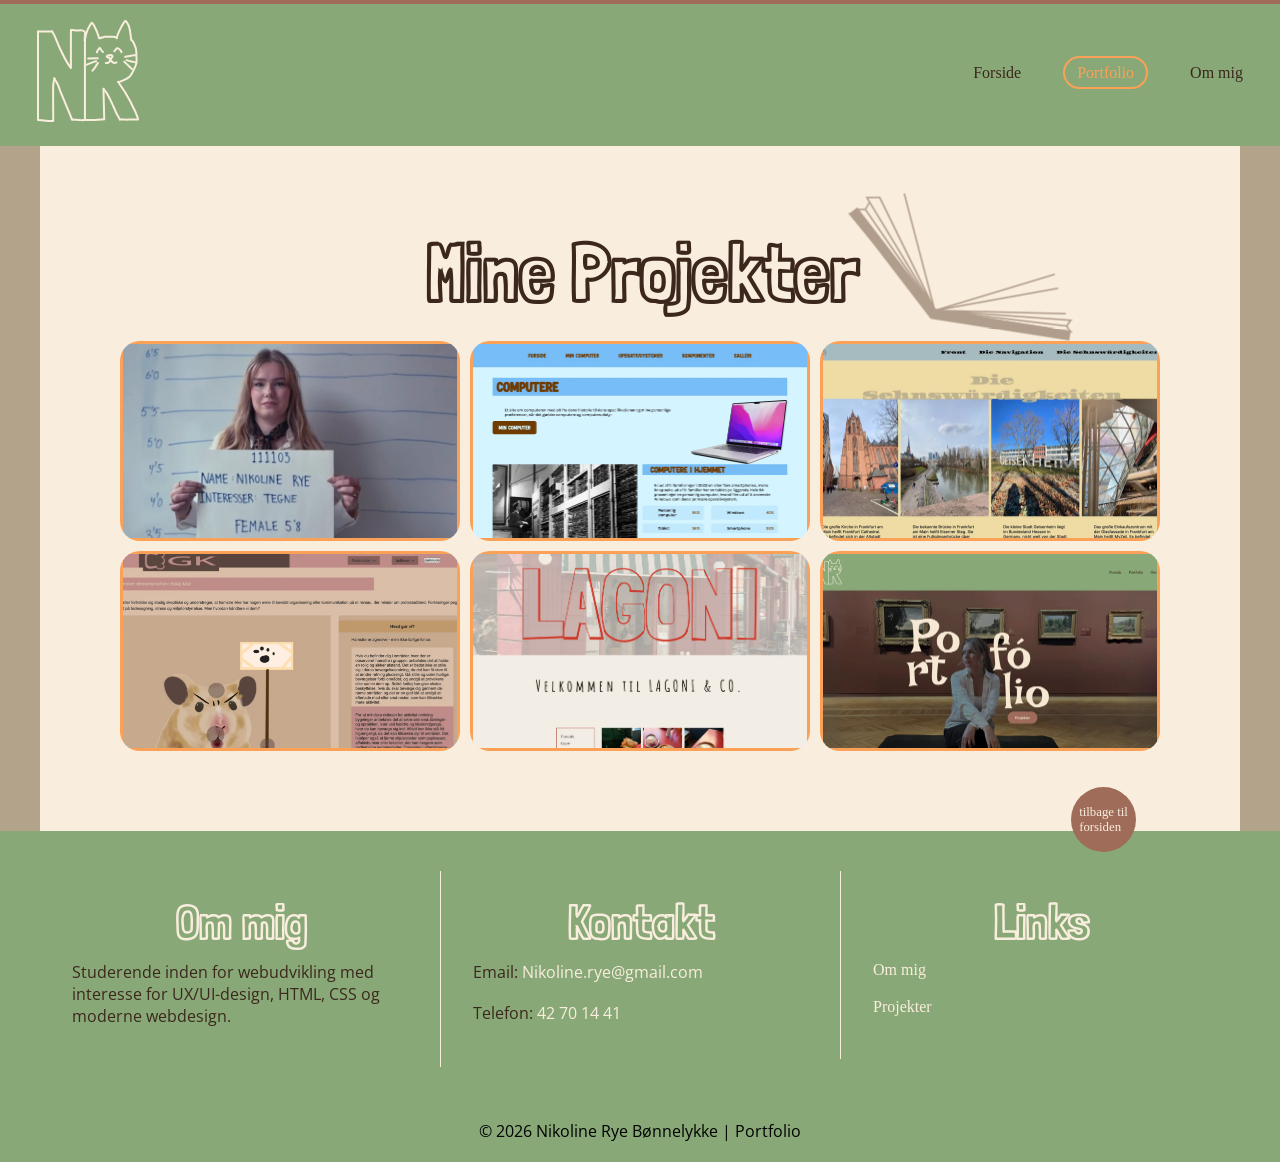
<file: projekter.html>
<!DOCTYPE html>
<html lang="da">

<head>
    <meta charset="UTF-8">
    <meta name="viewport" content="width=device-width, initial-scale=1.0">
    <meta name="roberts" content="noindex">
    <meta name="description"
        content="Portefølje af Nikoline Rye B. Se mine projekter og designprocesser inden for webudvikling og digitalt design fra dette semester.">

    <title>Projekter</title>

    <!-- Google Fonts -->
    <link rel="preconnect" href="https://fonts.googleapis.com">
    <link rel="preconnect" href="https://fonts.gstatic.com" crossorigin>
    <link href="https://fonts.googleapis.com/css2?family=Londrina+Outline&display=swap" rel="stylesheet">

    <link rel="preconnect" href="https://fonts.googleapis.com">
    <link rel="preconnect" href="https://fonts.gstatic.com" crossorigin>
    <link href="https://fonts.googleapis.com/css2?family=Open+Sans:ital,wght@0,300..800;1,300..800&display=swap"
        rel="stylesheet">



    <link rel="stylesheet" href="general.css">
    <link rel="stylesheet" href="style.css">
    <link rel="stylesheet" href="temaer.css">
    <link rel="stylesheet" href="burger.css">
    <link rel="icon" type="image/webp" href="img/kat.webp">
</head>

<body>


    <header class="header">
        <nav class="nav">

            <div class="logo">
                <a href="index.html" aria-label="Gå til forsiden">
                    <svg width="102" height="102" viewBox="0 0 102 102" fill="none" xmlns="http://www.w3.org/2000/svg">
                        <path
                            d="M47.743 20.4476C48.2654 17.8865 49.8294 11.5386 50.7818 9.41805C51.9272 6.86784 53.0078 5.27004 54.1107 3.52959C54.3665 3.12595 54.4786 2.6757 54.7158 2.72143C56.5408 3.07322 57.4393 6.74549 59.3494 10.3191C59.7874 11.2661 60.0985 12.0972 60.5084 13.2928C60.9184 14.4884 61.4176 16.0234 62.1083 18.2194"
                            stroke="black" stroke-width="2" stroke-linecap="round" />
                        <path
                            d="M79.7541 18.2272C79.7884 17.4957 80.3006 14.8927 83.6656 8.12548C85.6965 4.04099 87.279 1.89486 87.7154 1.31406C88.8846 -0.242323 91.171 4.39378 91.9729 6.33094C92.5086 8.25296 93.4986 13.5313 93.9324 17.5037C93.9902 18.0747 94.0758 18.5341 94.2449 19.6762"
                            stroke="black" stroke-width="2" stroke-linecap="round" />
                        <path
                            d="M62.7133 18.2374C63.2188 18.1965 65.4082 17.5014 67.4891 16.8538C68.5334 16.7191 71.7928 16.6357 76.152 16.6868C77.8124 16.7724 78.3528 16.9789 79.6752 17.6877"
                            stroke="black" stroke-width="2" stroke-linecap="round" />
                        <path
                            d="M59.8464 32.3791C59.9934 31.9719 60.92 29.8873 62.2 28.3825C62.4648 28.0711 62.855 28.0813 63.1068 28.229C63.5173 28.7649 64.0916 29.7858 64.8603 30.8508C65.2183 31.2948 65.511 31.543 66.0752 31.962"
                            stroke="black" stroke-width="2" stroke-linecap="round" />
                        <path
                            d="M77.371 31.3162C77.6366 30.8093 78.8972 29.0899 80.2255 28.1293C81.7378 28.5016 82.8919 29.5959 83.3498 30.1782C83.5824 30.5033 83.8154 30.8885 84.5606 32.127"
                            stroke="black" stroke-width="2" stroke-linecap="round" />
                        <path
                            d="M72.6214 35.3517C71.8915 35.3517 70.2428 35.5535 69.8887 36.0146C68.9917 37.1825 72.1832 37.758 73.3742 38.5547C73.9498 38.9397 74.6318 37.8688 75.146 37.2548C75.4023 36.9487 75.5307 36.511 75.4915 36.1529C75.4524 35.7948 75.2116 35.4931 74.9157 35.301C74.6198 35.1089 74.2762 35.0354 73.9028 34.9974C73.5294 34.9593 73.1365 34.959 72.6122 35.4323"
                            stroke="black" stroke-width="2" stroke-linecap="round" />
                        <path
                            d="M73.0412 38.409C73.0412 38.4423 73.0412 39.5469 72.8742 41.2879C72.3733 42.1281 71.5644 42.572 70.6026 42.9562C70.1056 43.0889 69.5905 43.0952 68.8333 42.9515"
                            stroke="black" stroke-width="2" stroke-linecap="round" />
                        <path
                            d="M73.7161 39.1191C73.7161 39.0873 73.7381 39.5462 73.8936 40.4165C74.7982 41.7 75.6693 42.4803 76.5636 42.8235C77.1447 42.953 77.9839 42.9921 79.4726 42.5345"
                            stroke="black" stroke-width="2" stroke-linecap="round" />
                        <path
                            d="M60.7332 38.3691C60.7052 38.3691 60.6773 38.3691 59.1719 38.3691C57.6666 38.3691 54.6846 38.3691 51.1973 38.4569"
                            stroke="black" stroke-width="2" stroke-linecap="round" />
                        <path
                            d="M60.9309 42.9777C60.9186 42.9935 60.9062 43.0092 60.2696 43.9935C59.633 44.9777 58.3726 46.9301 57.4783 48.2267C56.5841 49.5233 56.0942 50.105 55.353 50.7194"
                            stroke="black" stroke-width="2" stroke-linecap="round" />
                        <path
                            d="M59.1865 41.2645C58.4813 41.4016 56.2572 41.9978 54.1227 42.9043C53.5823 43.1391 53.0716 43.347 52.537 43.5565C52.0024 43.766 51.4593 43.9707 49.7502 44.691"
                            stroke="black" stroke-width="2" stroke-linecap="round" />
                        <path
                            d="M87.2613 41.6645C87.2836 41.6859 87.3059 41.7073 88.5077 42.8596C89.7094 44.0119 92.0898 46.2944 94.8691 48.9715"
                            stroke="black" stroke-width="2" stroke-linecap="round" />
                        <path
                            d="M88.1552 36.8572C88.1782 36.8554 88.2012 36.8535 89.4942 36.5865C90.7872 36.3195 93.3494 35.7873 95.1126 35.4965C96.8758 35.2058 97.7623 35.1725 98.9396 35.3825"
                            stroke="black" stroke-width="2" stroke-linecap="round" />
                        <path
                            d="M89.5033 40.1701C90.1836 40.4428 92.3863 41.1562 94.6163 41.5409C95.1828 41.6336 95.7133 41.7337 96.2657 41.8458C96.8182 41.9579 97.3765 42.079 99.1602 42.392"
                            stroke="black" stroke-width="2" stroke-linecap="round" />
                        <path
                            d="M94.5911 20.0082C94.7832 20.2733 95.4788 21.084 96.0089 21.8721C96.9951 23.3382 97.9361 25.9616 98.6175 27.5675C99.1456 28.8124 99.1609 29.8974 99.2643 31.7129C99.3193 32.6779 99.3491 33.4874 99.4397 35.2743C99.6452 39.3233 99.6269 42.2758 99.4338 43.1192C99.1086 44.54 98.4333 46.1873 97.6542 47.9306C95.7744 52.1366 94.2391 54.6142 93.3745 55.8381C92.5254 57.0402 90.4363 58.2704 87.6967 59.7376C86.4171 60.4228 84.8214 61.0346 82.9376 61.6625C82.529 61.7798 82.2592 61.8419 82.0219 61.8919C81.7847 61.942 81.5881 61.9781 81.2008 61.7736"
                            stroke="black" stroke-width="2" stroke-linecap="round" />
                        <path
                            d="M81.2008 61.7736C81.4372 62.1559 82.318 63.4087 84.4154 66.8287C85.8238 69.1253 86.9377 70.5325 87.6017 71.5819C88.7872 73.4555 90.1867 76.0827 91.5431 78.26C92.7767 80.2403 93.6451 81.8218 95.892 86.7642C97.0842 89.3864 97.9253 90.652 98.4513 91.9224C98.9162 93.0455 99.316 94.2668 99.9116 95.6708C100.242 96.5359 100.513 97.2907 100.705 97.8996C100.796 98.2143 100.872 98.5405 100.814 98.6462"
                            stroke="black" stroke-width="2" stroke-linecap="round" />
                        <path
                            d="M101 99.5663C100.986 99.5663 99.5684 99.5663 96.0524 99.5871C91.1901 99.6158 88.151 99.6639 87.728 99.6212C87.5039 99.6067 87.2605 99.6067 86.438 99.5973C85.6154 99.5879 84.2209 99.5691 82.7842 99.5498"
                            stroke="black" stroke-width="2" stroke-linecap="round" />
                        <path
                            d="M82.7843 99.5497C82.6888 99.2136 82.0413 97.926 81.4699 96.8839C80.9335 95.9053 80.4667 95.1898 79.8066 94.0141C79.1233 92.7972 78.6666 91.4727 78.0582 90.0619C77.4885 88.7408 76.2832 86.2679 74.1924 81.6707C71.3108 75.3348 70.4522 74.3697 69.5533 72.8824C68.7202 71.504 68.1118 70.7463 67.5437 70.0611C67.4129 69.8854 67.2825 69.6868 67.1417 69.507C67.0008 69.3272 66.8535 69.1723 66.5505 68.8604"
                            stroke="black" stroke-width="2" stroke-linecap="round" />
                        <path
                            d="M66.5505 68.8604C66.5505 68.9032 66.5505 68.9459 66.5505 69.666C66.5505 70.386 66.5505 71.782 66.6571 76.779C66.7636 81.776 66.9767 90.3317 67.1962 99.1466"
                            stroke="black" stroke-width="2" stroke-linecap="round" />
                        <path
                            d="M67.196 99.1466C66.644 99.1466 64.3511 99.3197 60.5774 99.783C58.5072 100.037 54.8881 100.023 52.8059 100.058C49.6342 99.9647 48.6809 99.9072 47.7152 99.9412C47.3282 99.9753 47.1505 100.043 46.9674 100.114"
                            stroke="black" stroke-width="2" stroke-linecap="round" />
                        <path
                            d="M47.7761 20.407C47.7773 19.4433 47.9139 16.4082 48.0079 13.0847C48.0287 12.3516 47.9168 11.909 47.6479 11.6364C45.1286 9.08231 40.425 11.0571 38.7439 10.4407C37.3849 10.2457 36.4076 10.1015 35.6185 10.0839C35.1597 10.0671 34.5823 10.0345 33.9875 10.001"
                            stroke="black" stroke-width="2" stroke-linecap="round" />
                        <path
                            d="M33.9089 11.4061C33.9089 11.4329 33.9089 11.4596 33.9089 15.3787C33.9089 19.2978 33.9089 27.1083 33.9089 33.1165C33.9089 39.1247 33.9089 43.0939 33.9089 47.8272"
                            stroke="black" stroke-width="2" stroke-linecap="round" />
                        <path
                            d="M33.7202 47.8272C33.4869 47.4317 32.1254 45.5249 30.8996 43.6488C29.3966 41.3487 28.0808 39.4563 22.6389 27.7447C20.5064 23.1553 19.2794 19.7677 18.0548 16.9402C17.3777 15.3559 16.6126 13.8063 15.7485 12.4128C15.512 12.0906 15.2711 11.7535 15.023 11.4061"
                            stroke="black" stroke-width="2" stroke-linecap="round" />
                        <path
                            d="M15.0229 11.4061C14.3386 11.4061 12.3449 11.4061 10.5471 11.4061C8.01561 11.4061 5.59524 11.4061 3.63404 11.4061C2.98414 11.4061 2.00688 11.4061 1 11.4061"
                            stroke="black" stroke-width="2" stroke-linecap="round" />
                        <path
                            d="M16.2392 100.967C16.2392 100.954 16.2392 100.941 16.2203 97.6074C16.2014 94.274 16.1636 87.6204 16.1326 81.8109C16.0762 71.2379 16.1045 65.9916 16.2202 65.1448C16.5669 62.7156 16.9035 60.8662 17.1717 59.4018C17.2379 59.0431 17.2925 58.7084 17.3487 58.3637"
                            stroke="black" stroke-width="2" stroke-linecap="round" />
                        <path
                            d="M17.3493 58.3637C17.5695 58.8855 18.4514 60.4311 19.7703 62.4567C21.575 65.2282 22.5056 69.3443 23.7461 72.3251C25.2889 76.0324 28.0152 82.428 29.3134 85.7323C30.0079 87.5 32.0991 92.1945 33.641 96.1512C33.9026 96.9931 34.1837 97.7074 34.5433 98.4411C34.72 98.7977 34.8851 99.1227 35.1625 99.5923"
                            stroke="black" stroke-width="2" stroke-linecap="round" />
                        <path
                            d="M35.1618 99.5923C36.8162 99.5923 40.8497 99.7128 42.2556 99.9621C42.6271 100.024 43.0367 100.082 44.0128 100.126C44.9889 100.171 46.5191 100.199 48.732 99.8453"
                            stroke="black" stroke-width="2" stroke-linecap="round" />
                        <path
                            d="M47.9393 16.4507C47.9393 16.4837 47.9393 16.5167 47.9393 17.819C47.9393 19.1212 47.9393 21.6918 47.9393 35.0721C47.9393 48.4524 47.9393 72.5645 47.9393 85.3489C47.9393 98.1333 47.9393 98.8592 47.9393 99.6989"
                            stroke="black" stroke-width="2" stroke-linecap="round" />
                        <path
                            d="M1 11.4061C1 13.2255 1 18.3297 1 21.0145C1 24.4523 1 29.2544 1 39.3763C1 52.3874 1 61.6645 1 64.3605C1 72.3673 1 86.6126 1 94.8205C1 95.9642 1 97.2751 1 99.8574"
                            stroke="black" stroke-width="2" stroke-linecap="round" />
                        <path
                            d="M34.0602 10.1263C34.0602 10.1304 34.0602 10.1345 34.0601 10.2743C34.06 10.4141 34.0598 10.6894 34.0127 11.2445"
                            stroke="black" stroke-width="2" stroke-linecap="round" />
                        <path
                            d="M1.19446 100.014C1.68259 100.014 2.93732 100.082 3.76435 100.154C4.28946 100.2 6.39278 100.364 9.23422 100.638C10.7591 100.785 11.311 100.841 11.8536 100.918C12.126 100.954 12.4273 100.977 13.1466 100.991C13.705 101 14.6563 101.011 15.8647 100.976"
                            stroke="black" stroke-width="2" stroke-linecap="round" />
                    </svg>

                </a>
            </div>

            <!-- BURGER MENU -->
            <button class="burger" aria-label="Åbn menu">
                <span class="line"></span>
                <span class="line"></span>
                <span class="line"></span>
            </button>

            <!-- MENU -->
            <ul class="nav-links">
                <li><a href="index.html">Forside</a></li>

                <li class="dropdown">
                    <a href="projekter.html" class="active">Portfolio</a>

                    <ul class="dropdown-menu">
                        <!-- Temaer -->
                        <li class="desktop-only"><a href="tema1.html">Tema 1</a></li>
                        <li class="desktop-only"><a href="tema2.html">Tema 2</a></li>
                        <li class="desktop-only"><a href="tema3.html">Tema 3</a></li>
                        <li class="desktop-only"><a href="tema4.html">Tema 4</a></li>
                        <li class="desktop-only"><a href="tema5.html">Tema 5</a></li>
                        <li class="desktop-only"><a href="tema6.html">Tema 6</a></li>
                    </ul>
                </li>

                <li><a href="om-mig.html">Om mig</a></li>
            </ul>
        </nav>
    </header>
    <svg class="bg-svg2" viewBox="0 0 95 144" fill="none" xmlns="http://www.w3.org/2000/svg">
        <path
            d="M84.9622 3.81283L88.6398 1.11957L74.9802 87.8425L10.3597 137.937V132.551M74.9802 87.8425L84.9622 3.81283M74.9802 87.8425L81.2846 1.11957L84.9622 3.81283M74.9802 87.8425L77.0816 4.35148M74.9802 87.8425L60.7952 9.19935M74.9802 87.8425L51.8639 11.354M74.9802 87.8425L10.3597 132.551M10.3597 132.551L5.8761 129.969"
            stroke="#6B4F3B" />
        <path
            d="M14.1261 135.127L13.1812 142.637L78.979 88.3277L93.0785 3.20837H89.4231L74.2792 88.3277L2.73712 131.671V123.315L74.2792 88.3277M74.2792 88.3277L0.126099 107.649"
            stroke="#6B4F3B" />
        <path d="M9.00354 137.688L76.6201 85.7774L80.4143 90.7195L12.7977 142.63L9.00354 137.688Z" fill="#6B4F3B" />
        <path d="M74.2518 89.4896L88.0412 1.0412L94.1975 2.00098L80.4081 90.4494L74.2518 89.4896Z" fill="#6B4F3B" />
    </svg>

    <!-- PROJEKTER -->

    <main>
        <a href="index.html" class="floating-home">
            tilbage til <br>
            forsiden
        </a>
        <div class="projects-section">
            <h1>Mine Projekter</h1>
            <div class="projects-grid">

                <!-- TEMA 1 -->
                <a href="tema1.html" class="project-card">

                    <img src="img/Video-projekt-uge1.webp" alt="Tema 1">

                    <div class="project-overlay">
                        <h3>Tema 1</h3>
                        <p>Introugen</p>
                    </div>

                </a>

                <!-- TEMA 2 -->
                <a href="tema2.html" class="project-card">

                    <img src="img/website01.webp" alt="Tema 2">

                    <div class="project-overlay">
                        <h3>Tema 2</h3>
                        <p>Grundlæggende web</p>
                    </div>

                </a>

                <!-- TEMA 3 -->
                <a href="tema3.html" class="project-card">

                    <img src="img/tysklands-site.webp" alt="Tema 3">

                    <div class="project-overlay">
                        <h3>Tema 3</h3>
                        <p>Grundlæggende UX og UI</p>
                    </div>

                </a>

                <!-- TEMA 4 -->
                <a href="tema4.html" class="project-card">

                    <img src="img/Emergency-site.webp" alt="Tema 4">

                    <div class="project-overlay">
                        <h3>Tema 4</h3>
                        <p>Grundlæggende brugergrænsefladeudvikling</p>
                    </div>

                </a>

                <!-- TEMA 5 -->
                <a href="tema5.html" class="project-card">

                    <img src="img/tema 5 lagoni.webp" alt="Tema 5">

                    <div class="project-overlay">
                        <h3>Tema 5</h3>
                        <p>Grundlæggende indhold</p>
                    </div>

                </a>

                <!-- TEMA 6 -->
                <a href="tema6.html" class="project-card">

                    <img src="img/forsiden - tema 6.webp" alt="Tema 6">

                    <div class="project-overlay">
                        <h3>Tema 6</h3>
                        <p>Portfolio eksamen</p>
                    </div>

                </a>
            </div>
    </main>
    <footer class="footer">
        <div class="footer-content">

            <div class="footer-section">
                <h3>Om mig</h3>
                <p>
                    Studerende inden for webudvikling med interesse for
                    UX/UI-design, HTML, CSS og moderne webdesign.
                </p>
            </div>

            <div class="footer-section">
                <h3>Kontakt</h3>
                <p>Email:
                    <a href="mailto:Nikoline.rye@gmail.com">
                        Nikoline.rye@gmail.com
                    </a>
                </p>
                <p>
                    Telefon:
                    <a href="tel:+4542701441">42 70 14 41</a>
                </p>
            </div>

            <div class="footer-section">
                <h3>Links</h3>
                <ul>
                    <li><a href="om-mig.html">Om mig</a></li>
                    <li><a href="projekter.html">Projekter</a></li>
                </ul>
            </div>

        </div>

        <div class="footer-bottom">
            <p>&copy; 2026 Nikoline Rye Bønnelykke | Portfolio</p>
        </div>
    </footer>
    <script src="script.js"></script>
</body>
</file>
<file: general.css>
/* RESET */

* {
  margin: 0;
  padding: 0;
  box-sizing: border-box;
}

img {
  width: 100%;
  height: auto;
  display: block;
  border: 3px solid var(--cream);
}

/* FARVER */

:root {
  --dark-brown: #3c271d;
  --brown: #9f6c59;
  --beige: #f9eddd;
  --cream: #fba157;
  --dusty-green: #88a977;
}

/* font */
h1 {
  font-family: "Londrina Outline", sans-serif;
  font-size: 5rem;
  margin-bottom: 20px;
  color: var(--dark-brown);
  text-align: center;
}
h2 {
  font-family: "Londrina Outline", sans-serif;
  color: var(--dusty-green);
  text-align: center;
  font-size: 3.5rem;
  margin-bottom: 20px;
}

h3 {
  font-family: "Open Sans", sans-serif;
  color: var(--dusty-green);
  text-align: center;
  margin-bottom: 10px;
}
p {
  font-family: "Open Sans", sans-serif;
  color: black;
}

/* scroll - hvor langt du er nået på siden */
html::before {
  content: "";
  inset: 0;
  position: fixed;
  background-color: var(--brown);
  block-size: 4px;
  animation: sizeprogress linear both;
  animation-timeline: scroll();
  transform-origin: 0 0;
  z-index: 1000;
}
@keyframes sizeprogress {
  from {
    scale: 0 1;
  }
}

/* SVG BAGGRUNDe */
.bg-svg {
  position: absolute;
  top: 10%; /* Juster denne procent for at rykke bølgen op/ned i din main */
  left: 0;
  width: 100%; /* Strækker bølgen ud til kanterne */
  height: auto; /* Bevarer proportionerne, så teksten ikke bliver strukket grimt */
  opacity: 0.2;
  pointer-events: none;
  z-index: 0; /* Lægger den i baggrunden */
}

.bg-svg text {
  font-size: 18px;
  fill: var(--brown);
  letter-spacing: 1px;
}

/* om mig */
.bg-svg1 {
  position: fixed;
  width: 150%; /* ryk vandret */
  height: 25%; /* størrelse */
  opacity: 0.5;
  rotate: 210deg;
  top: 155px; /* ryk ned */
  pointer-events: none;
}

/* projekter */
.bg-svg2 {
  position: fixed;
  width: 150%; /* ryk vandret */
  height: 25%; /* størrelse */
  opacity: 0.5;
  rotate: 90deg;
  top: 155px; /* ryk ned */
  pointer-events: none;
  z-index: 1;
}

/* tema */
.bg-svg3 {
  position: fixed;
  width: 160%; /* ryk vandret */
  height: 10%; /* størrelse */
  opacity: 0.5;
  rotate: 60deg;
  top: 210px; /* ryk ned */
  pointer-events: none;
}

main > *:not(svg) {
  position: relative;
  z-index: 10; /* Lægger alt tekst/indhold øverst */
}

/* knap der viser dig tilbage til forsiden */
.floating-home {
  position: fixed;
  bottom: 3rem;
  right: 9rem;

  width: 65px;
  height: 65px;

  display: flex;
  justify-content: center;
  align-items: center;

  border-radius: 50%;

  background: var(--brown);
  color: var(--beige);

  font-size: 0.8rem;
  text-decoration: none;

  z-index: 100000;
}

.floating-home:hover {
  background: var(--dusty-green);
  color: var(--beige);
}

html,
body {
  height: 100%;
  margin: 0;
}

body {
  display: flex;
  flex-direction: column;
  background: #b4a38b;
}
main {
  position: relative;
  background: var(--beige);
  max-width: 1200px;
  margin: 0 auto;
  width: 100%;
}

/* header */
.header {
  background-color: var(--dusty-green);
  width: 100%;
}

/* logo */
.logo {
  width: 150px;
  height: auto;
}
.logo svg path {
  stroke: var(--beige); /* ændre farven på mit logo igennem svg */
}

/* footer */
.footer {
  padding: 40px 20px 20px;
  background: var(--dusty-green);
}
.footer h3 {
  color: var(--beige);
  font-family: "Londrina Outline", sans-serif;
  font-size: 3rem;
}

.footer-content {
  display: grid;
  grid-template-columns: repeat(3, 1fr);
  max-width: 1200px;
  margin: 0 auto;
  align-items: start;
}

.footer-section {
  padding: 1.5rem 2rem;
  text-align: left; /* align h3, p and lists */
}

/* Skillelinje mellem kolonnerne i footeren.
   Selektoren bruger den tilstødende søskende-selector (+),
   som vælger en `.footer-section`, der står direkte efter
   en anden `.footer-section`. Det betyder, at reglen ikke rammer den første kolonne,
   men kun den anden og tredje kolonne i footeren.
*/
.footer-section + .footer-section {
  border-left: 1px solid var(--beige);
}

.footer-section p,
.footer-section li {
  margin: 0 0 1.2rem 0;
  color: var(--dark-brown);
}

.footer-section ul {
  list-style: none;
  padding: 0;
}

.footer-section a {
  color: var(--beige);
  text-decoration: none;
}

.footer-section a:hover {
  text-decoration: underline;
}

.footer-bottom {
  text-align: center;
  margin-top: 30px;
  padding-top: 20px;
}

/* mobil */
@media (max-width: 800px) {
  .footer-content {
    grid-template-columns: 1fr;
    text-align: center;
  }

  /* tema */
  .bg-svg3 {
    position: fixed;
    width: 160%; /* ryk vandret */
    height: 10%; /* størrelse */
    opacity: 0.5;
    rotate: 60deg;
    top: 210px; /* ryk ned */
    pointer-events: none;
    z-index: -1;
  }

  /* knap der viser dig tilbage til forsiden */
  .floating-home {
    position: fixed;
    bottom: 3rem;
    right: 3rem;

    display: flex;
    justify-content: center;
    align-items: center;

    border-radius: 50%;

    background: var(--brown);
    color: var(--beige);

    font-size: 0.8rem;
    text-decoration: none;

    z-index: 1000;
  }

  .floating-home:hover {
    background: var(--dusty-green);
    color: var(--beige);
  }
}
</file>
<file: style.css>
/* Mobil */
@media (max-width: 800px) {
  h1 {
    font-family: "Londrina Outline", sans-serif;
    font-size: 3rem;
    line-height: 1.1;
    margin-bottom: 20px;
    color: var(--dark-brown);
  }
  h2 {
    font-family: "Londrina Outline", sans-serif;
    text-align: center;
    font-size: 2rem;
  }

  p {
    font-size: 0.7rem;
    font-family: "Open Sans", sans-serif;
  }
}

/* HERO */
.hero {
  background-image: url(img/bagrund-forside.webp);
  background-size: cover;
  background-position: center top;
  background-repeat: no-repeat;
  min-height: 60vh;
}

.hero-btn {
  text-decoration: none;
  background: var(--brown);
  color: var(--beige);
  padding: 15px 30px;
  border-radius: 50px;
  transition: 0.3s;
  /* knappen rykkes specifikt */
  position: relative;
  left: 320px;
  top: 370px;
}

.hero-btn:hover {
  background: var(--dusty-green);
}

/* info section */
.info-section {
  display: grid;
  grid-template-columns: 1fr;
  gap: 40px;
  min-height: 90vh;
  align-items: center;
  padding: 120px 10%;
  text-align: left;
  margin-bottom: 80px;
}

.info-section h1 {
  font-size: 3.5rem;
  color: var(--brown);
}

.info-section p {
  font-size: 1.1rem;
  color: var(--dark-brown);
}

.info-right {
  position: relative;
}

.info-right img {
  width: 100%;
  display: block;
  border-radius: 30px;
}

.info-btn {
  position: absolute;
  top: 90%;
  left: 50%;
  transform: translate(-50%, -50%);

  background: var(--brown);
  color: var(--beige);
  padding: 15px 30px;
  border-radius: 50px;
  text-decoration: none;
}
.info-btn:hover {
  background-color: var(--dusty-green);
}

/* billede og links til some */

.image-section {
  position: relative;
  display: flex;
  justify-content: center;
  align-items: center;
  background-image: url("img/insta.webp");
  background-position: center;
  background-size: cover;
  background-repeat: no-repeat;
  overflow: hidden;
  margin-top: 5rem;
  margin-bottom: 5rem;
  height: 15rem;
}

.image-section::before {
  content: "";
  position: absolute;
  inset: 0;
  background: inherit;
  filter: blur(5px);
  transform: scale(1.1);
  z-index: 0;
}

.image-section::after {
  content: "";
  position: absolute;
  inset: 0;
  background: rgba(0, 0, 0, 0.4);
  z-index: 1;
}
.social-overlay {
  position: relative;
  z-index: 2;
  display: flex;
  flex-direction: column;
  justify-content: center;
  align-items: center;
  gap: 15px;
}
.social-overlay a {
  color: var(--beige);
  text-decoration: none;
  font-size: 1rem;
  padding: 10px 10px;
  border: 1px solid var(--beige);
  border-radius: 50px;
  transition: 0.3s;
}

/* tema projekter på forsiden */
.projects-section {
  margin: 5rem;
}
.cards {
  display: flex;
  gap: 40px;
  justify-content: center;
  flex-wrap: wrap;
}

.card {
  width: 320px;
  border-radius: 20px;
  overflow: hidden;
  background-color: var(--beige);
  box-shadow: 2px 2px 20px #988e7f;
  transition: 0.4s;
}

.card:hover {
  transform: translateY(-10px);
}

.img {
  width: 100%;
  height: 180px;
  padding: 8px;
  box-sizing: border-box;
}

.img img {
  width: 100%;
  height: 100%;
  object-fit: cover;
  display: block;
  border-radius: 8px;
}

.card-content {
  padding: 30px;
}

.card h3 {
  font-size: 2.5rem;
  margin-bottom: 15px;
  color: var(--dusty-green);
  font-family: "Londrina Outline", sans-serif;
}

.card p {
  line-height: 1.7;
  margin-bottom: 25px;
  color: black;
}

.buttons {
  display: flex;
  gap: 10px;
}

.buttons a,
.buttons button {
  padding: 12px 18px;
  border: none;
  border-radius: 10px;
  cursor: pointer;
  text-decoration: none;
  background: var(--brown);
  color: var(--beige);
  transition: 0.3s;
}

.buttons a:hover,
.buttons button:hover {
  background: var(--dusty-green);
}

/* POPUP BAGGRUND */
.popup {
  display: none;
  position: fixed;
  top: 0;
  left: 0;
  width: 100%;
  height: 100%;
  background: #3e2c2396;
  justify-content: center;
  align-items: center;
  z-index: 9999;
}

/* SELVE BOXEN */

.popup-content {
  background: var(--beige);
  padding: 2rem;
  border-radius: 20px;
  width: 90%;
  max-width: 500px;
  min-height: 500px;
}

/* KNAP */
.popup-btn {
  display: block;
  margin: 1.5rem;
  padding: 12px;
  border-radius: 10px;
  background: var(--brown);
  color: var(--beige); /* tekstfarven, så den kan læses */
  text-decoration: none;
  transition: 0.3s ease;
  text-align: center;
}

.popup-btn:hover {
  background: var(--dusty-green);
}

/**************** DESKTOP ****************************/

@media (min-width: 800px) {
  /* SVG BAGGRUND */
  .bg-svg {
    position: absolute;
    top: 1500px; /* ryk den ned */
    opacity: 0.5;
    pointer-events: none;
  }
  .bg-svg text {
    font-size: 18px;
    fill: var(--brown);
    letter-spacing: 1px;
  }

  /* hero */
  .hero {
    min-height: 90vh;
    display: flex;
    justify-content: center;
    align-items: center;
    text-align: center;
    padding: 50px 20px;

    /* bagrund på forsiden */
    background-image: url("img/image.webp");
    background-size: cover;
    background-position: center;
    background-repeat: no-repeat;
  }
  .hero-btn {
    text-decoration: none;
    background: var(--brown);
    color: var(--beige);
    padding: 15px 30px;
    border-radius: 50px;
    transition: 0.3s;
    /* knappen rykkes specifikt */
    position: relative;
    left: 130px;
    top: 160px;
  }

  /* info section. */
  .info-section {
    grid-template-columns: 1fr 1fr;
    align-items: center;
    gap: 6rem;
  }

  .info-right img {
    width: 380px;
    height: 500px;
    object-fit: cover;
    border-radius: 30px;
    border: var(--cream) solid;
  }
  .info-btn {
    position: absolute;
    top: 90%;
    left: 50%;
    transform: translate(-50%, -50%);
  }

  /* billede og links til some */
  .image-section {
    margin-top: 20rem;
    margin-bottom: 10rem;
    height: 15rem;
  }
  .social-overlay a:hover {
    background: transparent;
    color: var(--cream);
  }
  .image-section {
    min-height: 450px;
  }

  .social-overlay {
    display: flex;
    justify-content: center;
    gap: 40px;
  }

  .social-overlay a {
    font-size: 1.2rem;
  }

  /* projects */

  .cards {
    display: grid;
    grid-template-columns: 1fr 1fr 1fr;
    margin: 5rem;
    margin-top: 5rem;
  }
}
</file>
<file: burger.css>
/* NAVIGATION menu */

nav {
  display: flex;
  justify-content: space-between;
  align-items: center;
  padding: 25px;
}

nav ul {
  display: flex;
  list-style: none; /* fjerner punkter foran links */
  gap: 30px;
}

nav a {
  text-decoration: none;
  color: var(--dark-brown);
  font-weight: 500;
  transition: 0.3s;
  padding: 6px 12px;
  border-radius: 999px;
}

nav a.active {
  border: 2px solid var(--cream);
  color: var(--cream);
}

nav a:hover {
  color: var(--beige);
}

/* Dropdown menu */
.dropdown {
  position: relative;
}

.dropdown-menu {
  opacity: 0;
  visibility: hidden;
  position: absolute;
  background-color: var(--brown);
  min-width: 180px;
  padding: 0.1rem;
  list-style: none;
  z-index: 999;
  transition: 0.3s ease;
  display: flex;
  flex-direction: column; /* GØR DEN LODRET */
}

.dropdown-menu li a {
  display: block;
  padding: 0.2rem;
  color: var(--beige);
  text-decoration: none;
}

.dropdown-menu li a:hover {
  background-color: var(--dusty-green);
}

.dropdown:hover .dropdown-menu {
  opacity: 1;
  visibility: visible;
}

/*********** NAVIGATION (DESKTOP) ******************/
header {
  position: sticky;
  top: 0;
  background: rgba(245, 230, 211, 0.9);
  backdrop-filter: blur(10px);
  z-index: 100;
}

.nav {
  display: flex;
  justify-content: space-between;
  align-items: center;
  padding: 20px 25px;
}

/************* BURGER (DEFAULT HIDDEN) *****************/
.burger {
  width: 30px;
  height: 20px;
  cursor: pointer;
  display: none;
  background: transparent;
  border: none;
  flex-direction: column;
  justify-content: space-between;
}

.burger .line {
  width: 100%;
  height: 2px;
  background: var(--dark-brown);
  transition: 0.3s ease;
}

/*************** MOBILE **********************/
@media (max-width: 800px) {
  .desktop-only {
    display: none;
  }

  .nav-links {
    display: none;
    position: absolute;
    top: 70px;
    right: 0;
    flex-direction: column;
    background: var(--beige);
    width: 220px;
    padding: 20px;
    gap: 20px;
    z-index: 99;
  }

  .burger {
    display: flex;
  }

  nav.active .nav-links {
    display: flex;
  }

  nav.active .nav-links li {
    text-align: right;
  }

  nav.active .nav-links a {
    font-size: 18px;
    color: var(--dark-brown);
  }

  .burger.active .line:nth-child(1) {
    transform: rotate(45deg) translate(5px, 5px);
  }

  .burger.active .line:nth-child(2) {
    opacity: 0;
  }

  .burger.active .line:nth-child(3) {
    transform: rotate(-45deg) translate(5px, -5px);
  }
}
</file>
<file: ommig.css>
.about-hero {
margin: 3rem;
}

/* portrait */
.portrait {
  width: 60%;
  border-radius: 20px; /* afrunder hjørner */
  object-fit: cover;
  border: 3px solid var(--cream);
}

/* about me */

.about-intro h2 {
  font-size: 2rem;
  text-align: left;
}
/* læs mere */
.more-text {
  display: none;
}

/* 2. Denne klasse vil JavaScript give teksten, når man klikker */
.more-text.show {
  display: block;
}

/* Din knap-styling (behold bare denne) */
.read-more-btn {
  text-decoration: none;
  background: var(--cream);
  color: var(--beige);
  padding: 15px 30px;
  border-radius: 50px;
  transition: 0.3s;
  border: 0rem;
  font-family: sans-serif;
  margin: 1rem;
  cursor: pointer; /* Gør at musen bliver til en hånd, når man holder over */
}
.read-more-btn:hover {
  background: #af703c;
}

/* erfarings kort */
.experience-overlay {
  position: absolute;
  inset: 0;

  background: rgba(62, 44, 35, 0.6);
  color: white;

  display: grid;
  place-content: center;
  text-align: center;

  padding: 20px;

  opacity: 1;
  transition: none;
}

/* SKILLS */

.skills-section {
  margin-bottom: 10px;
  background-color: var(--dusty-green);
  width: 100%;
  padding: 120px 10%;
  z-index: 1000;
}
.skills-section h2 {
  color: var(--beige);
}
.skills-grid {
  display: grid;
  gap: 40px;
}

.skill-card {
  background: var(--dusty-green);
  padding: 20px;
  border-radius: 20px;
  backdrop-filter: blur(10px);
  border: 3px solid var(--cream);
}

/* BARS */
.skill-bar {
  width: 100%;
  height: 18px;
  background: var(--beige);
  border-radius: 20px;
  overflow: hidden;
}

.skill-level {
  height: 100%;
  background: var(--cream);
  border-radius: 20px;
}
.skill-card h3 {
  color: var(--beige);
}

/* PROCENTER */

.html {
  width: 70%;
}

.css {
  width: 45%;
}

.figma {
  width: 65%;
}

.adobe {
  width: 40%;
}


.experience-section {
  margin: 4rem;
  margin-bottom: 8rem;
  margin-top: 8rem;
}

/*  OM MIG desktop  */
@media (min-width: 800px) {
  .skills-grid {
    grid-template-columns: repeat(2, 1fr);
  }

  .experience-grid {
    grid-template-columns: repeat(3, 1fr);
  }
  .about-hero {
    display: grid;
    gap: 10px;
    align-items: center;
    margin-bottom: 50px;
    grid-template-columns: 1fr 1fr;
  }
} /* End of media query */

/* ERFARINGER */
.experience-grid {
  display: grid;
  gap: 30px;
}

.experience-card {
  position: relative;
  overflow: hidden;
  border-radius: 20px;
}

.experience-card img {
  width: 100%;
  height: 350px;
  object-fit: cover;
  display: block;
}
.experience-card p {
  color: var(--beige);
}
/* OVERLAY */
.experience-overlay {
  position: absolute;
  inset: 0;
  background: rgba(62, 44, 35, 0.75);
  color: white;
  display: grid;
  place-content: center;
  text-align: center;
  padding: 30px;
  opacity: 1;
  transition: none;
}
.experience-card:hover .experience-overlay {
  opacity: 1;
}

@media (min-width: 800px) {
  .experience-overlay {
    opacity: 0;
    transition: 0.4s ease;
  }
  .experience-card:hover .experience-overlay {
    opacity: 1;
  }
}
</file>
<file: temaer.css>
/********************** temaer - portfolio - projekter ********************************/

.projects-grid {
  display: grid;
  grid-template-columns: 1fr; /* grid i mobil */
  gap: 10px;
}

/* KORT */

.project-card {
  position: relative;
  overflow: hidden;
  border-radius: 20px;
  text-decoration: none;

  height: 200px;
}

/* BILLEDER */

.project-card img {
  width: 100%;
  height: 100%;
  display: block;
  object-fit: cover;
}

.project-card h3 {
  color: var(--dusty-green);
  font-size: 2rem;
  margin: 0;
}
.project-card p {
  color: var(--beige);
  font-size: 1rem;
  margin-top: 0;
}
/* overlay */
.project-overlay {
  position: absolute;
  inset: 0;
  background: rgba(62, 44, 35, 0.816);
  display: flex;
  flex-direction: column;
  justify-content: center;
  align-items: center;
  text-align: center;
  gap: 0.5rem;
  opacity: 0;
  transition: 0.3s ease;
}

.project-card:hover .project-overlay {
  opacity: 1;
}

/* gør overlay fast på mobil */
@media (max-width: 768px) {
  .project-overlay {
    opacity: 1;
  }
}
/***************** tema siderne **********************/
.tema-side {
  margin-top: 6rem;
}
.intro-content {
  margin: 4rem;
  margin-bottom: 10rem;
}
.intro-content img {
  max-width: 400px;
  display: block;
  margin: 0 auto;
  border-radius: 12px;
}

/* process billeder og tekst */
.proces-grid article {
  display: flex;
  flex-direction: column;
  height: 100%;
}

/* DEN GRØNNE BAGGRUND */
.section-proces {
  background-color: var(--dusty-green);
  width: 100%;
  padding: 120px 10%; /* Flyttet herop, så baggrunden strækker sig helt ud */
}

.section-proces p {
  color: var(--beige);
  text-align: center;
}

.tema-card {
  display: flex;
  flex-direction: column;
  gap: 1rem;
  background: rgba(255, 255, 255, 0.04);
  padding: 1.5rem;
  border-radius: 16px;
  box-shadow: 0 10px 30px rgba(0, 0, 0, 0.25);
}

.section-proces h2 {
  color: var(--beige);
  font-size: 3rem;
}
/* læs mere virker både på section med process men også første section med læringsmål 
fordi den blev proppet ind i en artcile også */
.more-text {
  display: none;
}

article.open .more-text {
  display: block;
}

.read-more-btn {
  text-decoration: none;
  background: var(--cream);
  color: var(--beige);
  padding: 15px 30px;
  border-radius: 50px;
  transition: 0.3s;
  border: 0rem;
  font-family: sans-serif;
  margin: 1rem;
}
.read-more-btn:hover {
  background: #af703c;
}

/* færdige site med knap til site */
.resultat {
  margin-top: 6rem;
  text-align: center;
  margin-bottom: 4rem;
  margin: 4rem;
}

.resultat img {
  width: 100%;
  height: auto;
  display: block;
  border-radius: 12px;
  margin: 0;
}

.resultat-btn {
  display: inline-block;
  text-decoration: none;
  background: var(--brown);
  color: var(--beige);
  padding: 15px 30px;
  border-radius: 50px; /* bløde kanter */
  transition: 0.3s;
  margin-top: 2rem;
}
.resultat-btn:hover {
  background: var(--dusty-green);
}

/* galleri */
.section-galleri {
  background-color: var(--cream);
  width: 100%;
  padding: 120px 10%; /* Flyttet herop, så baggrunden strækker sig helt ud */
}

.galleri {
  grid-template-columns: 1fr;
  gap: 1rem;
}

.galleri-item {
  background: var(--beige);
  padding: 10px;
  border-radius: 8px;
  text-align: center;
}

.galleri-item p {
  margin-bottom: 15px;
  margin-top: 10px;
  font-weight: bold;
  font-family: sans-serif;
  color: var(--dusty-green);
}

.galleri img {
  height: 250px;
  object-fit: cover;
  width: 100%;
  display: block;
  border-radius: 12px;
  margin: 0;
  border: 3px solid var(--dusty-green);
}
.galleri img:hover {
  transform: scale(1.05);
}

.section-galleri h2 {
  font-size: 3rem;
  color: var(--beige);
}
/* pop up galleri */
.popup {
  display: none;
  position: fixed;
  inset: 0;
  background-color: rgba(0, 0, 0, 0.8);
  justify-content: center;
  align-items: center;
  z-index: 1000;
  padding: 0.5rem;
}

.popup .popup-content {
  position: relative;
  width: 95vw;
  max-height: 95vh;
  display: flex;
  align-items: center;
  justify-content: center;
}

.popup img {
  width: 100%;
  height: auto;
  max-height: 60vh;
  object-fit: fill;
  border-radius: 12px;
  border: 3px solid var(--dusty-green);
}

.popup .popup-btn {
  position: absolute;
  top: 8px;
  right: 8px;
  background: rgba(249, 237, 221, 0.95);
  color: var(--dark-brown);
  border-radius: 50%;
  width: 32px;
  height: 32px;
  display: flex;
  justify-content: center;
  align-items: center;
  cursor: pointer;
  box-shadow: 0 6px 18px rgba(0, 0, 0, 0.3);
  border: none;
  font-size: 0.95rem;
}

/* næste tema knap */
.next-tema {
  margin-top: 4rem;
  display: flex;
  justify-content: center;
}

.next-btn {
  display: inline-block;
  margin-top: 30px;
  text-decoration: none;
  background: var(--brown);
  color: var(--beige);
  padding: 15px 30px;
  border-radius: 50px;
  transition: 0.3s;
}

.next-btn:hover {
  background-color: var(--dusty-green);
}
/***************************** desktop ***********************************/

@media (min-width: 800px) {
  .projects-grid {
    grid-template-columns: repeat(3, 1fr);
  }

  /* intro billeder og tekst i 2 kolloner */
  .intro-content {
    display: grid;
    grid-template-columns: 1fr 1fr;
    gap: 4rem;
    align-items: start;
  }

  .intro-content img {
    max-width: 600px;
    display: block;
    margin: 0 auto;
    border-radius: 12px;
    width: auto;
    height: auto;
  }
  .read-more-btn {
    margin-top: auto;
  }

  /* projekt grid */

  .project-overlay {
    opacity: 0;
    transition: 0.4s ease;
  }
  /* billeder og process */
  .tema-card {
    display: flex;
    flex-direction: column;
    gap: 1rem;
    background: rgba(255, 255, 255, 0.04);
    padding: 1.5rem;
    border-radius: 16px;
    box-shadow: 0 10px 30px rgba(0, 0, 0, 0.25);
  }

  .proces-grid {
    display: grid;
    grid-template-columns: repeat(3, 1fr);
    gap: 2rem;
    margin-top: 0;
  }

  .proces-grid img {
    width: 100%;
    height: auto;
    display: block;
    border-radius: 12px;
    margin: 0;
  }

  /* galleri */
  .galleri {
    display: grid;
    grid-template-columns: repeat(3, 1fr);
    gap: 2rem;
    margin-top: 4rem;
    margin-bottom: 0;
  }
  /* pop up galleri */
  .popup {
    padding: 2rem;
  }

  .popup .popup-content {
    position: relative;
    width: 80%;
    max-width: 900px;
    max-height: 80vh;
  }

  .popup img {
    width: 100%;
    height: 100%;
  }
  .section-galleri h2 {
    font-size: 5rem;
    color: var(--beige);
  }
}
</file>
